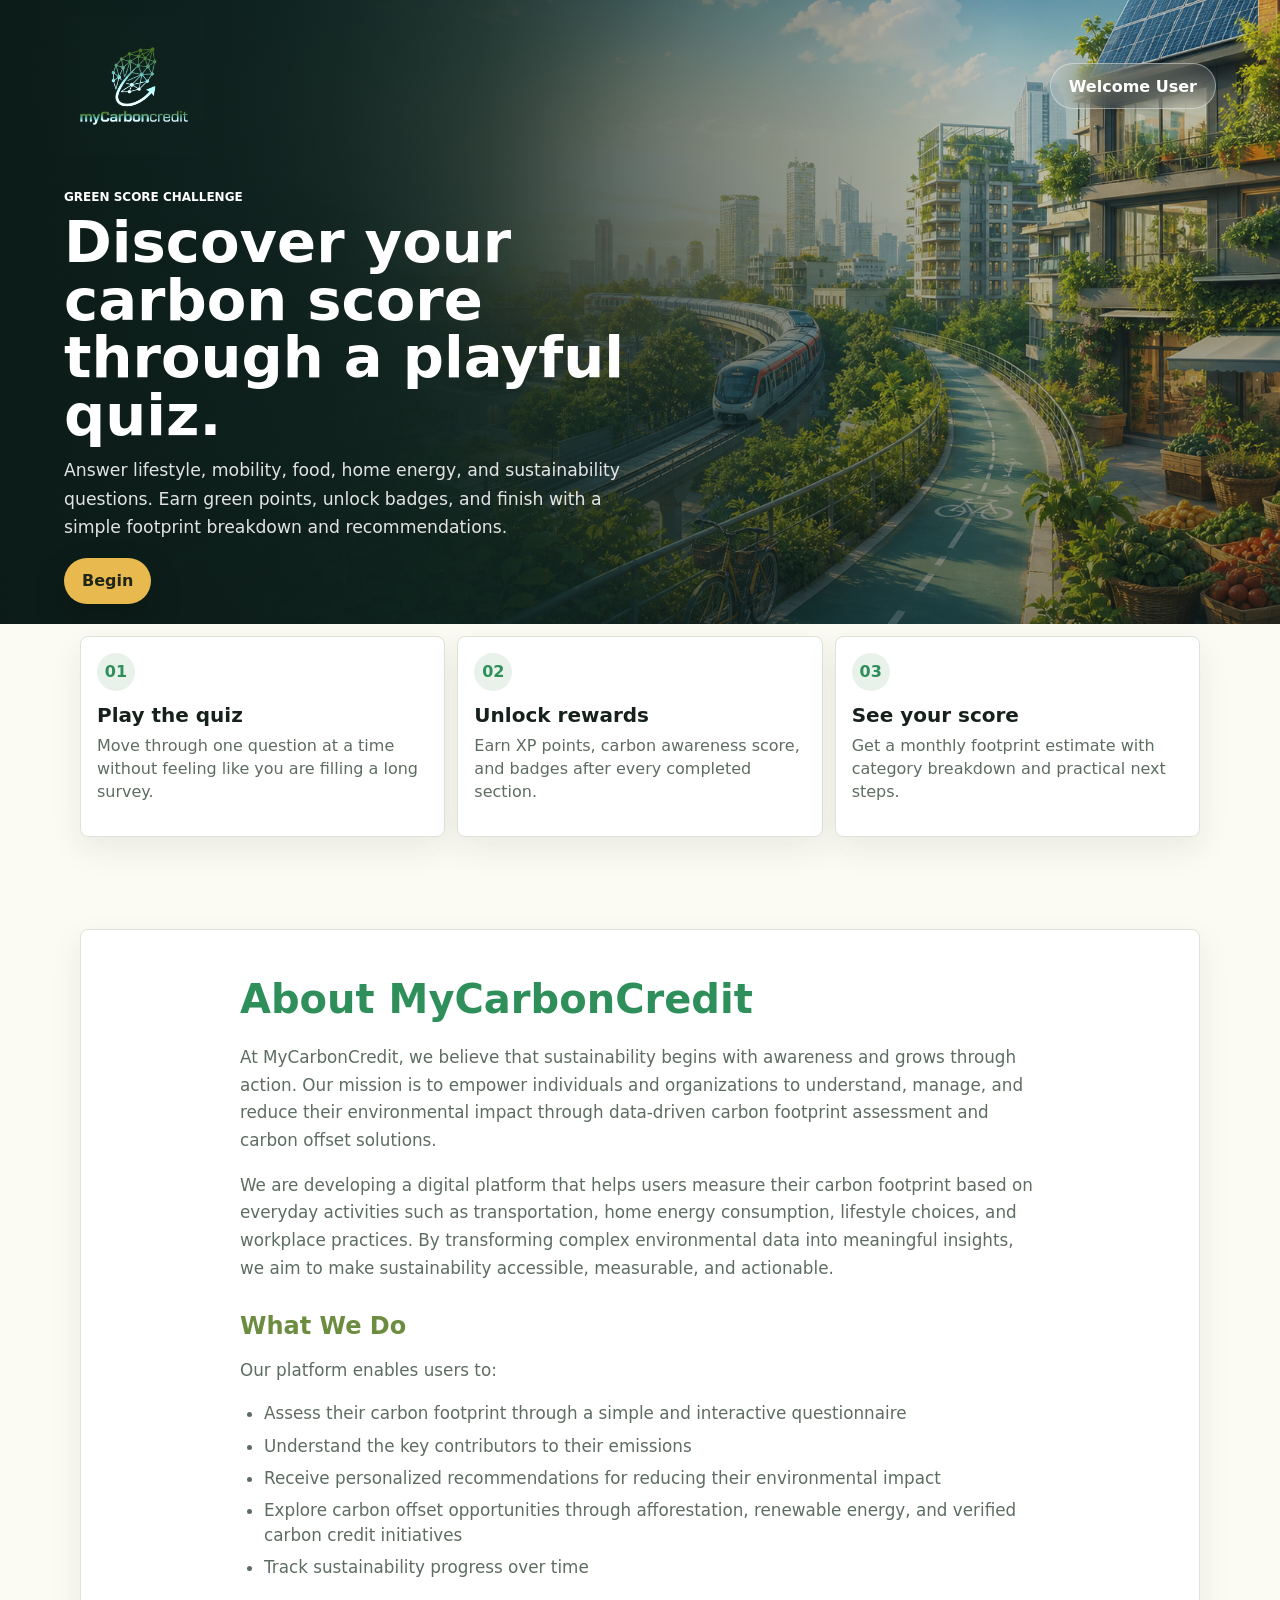
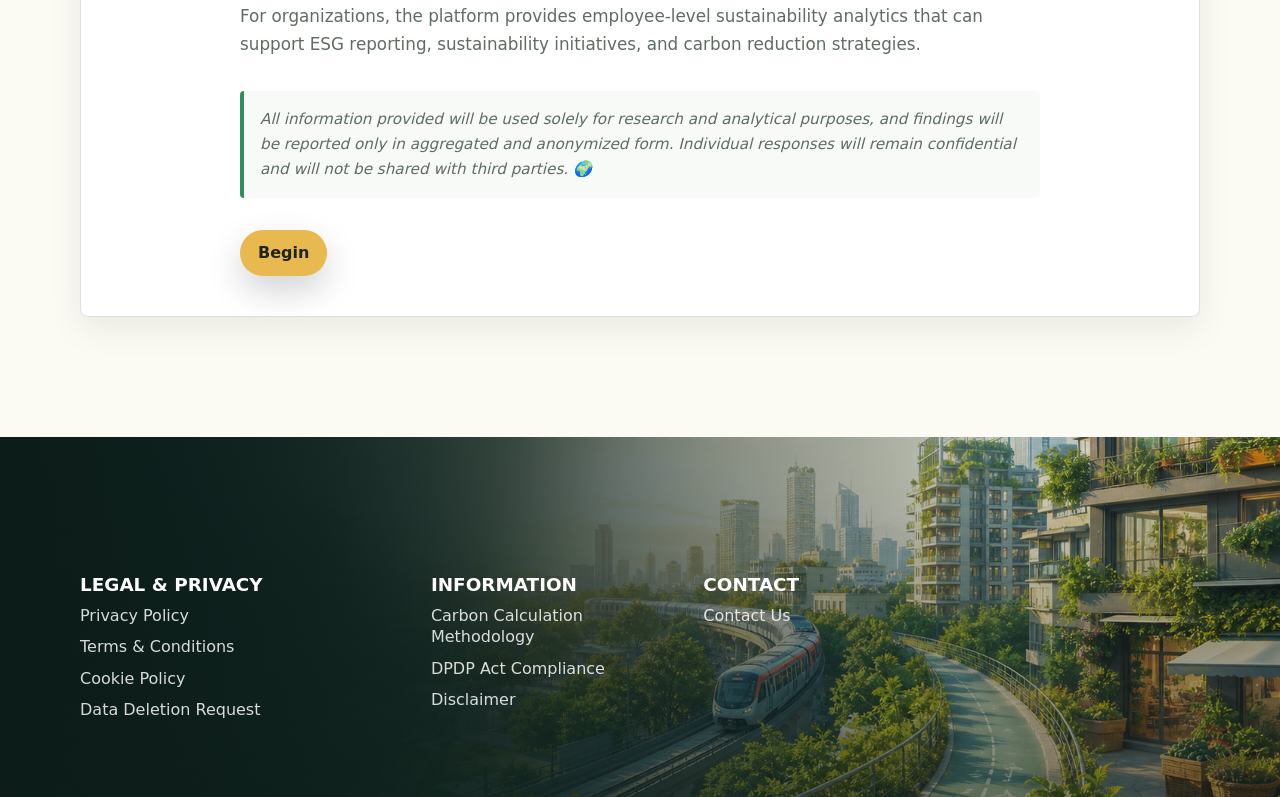
<file: index.html>
<!doctype html>
<html lang="en">

<head>
  <meta charset="UTF-8" />
  <meta name="viewport" content="width=device-width, initial-scale=1.0" />
  <title>My Carbon Credit | Green Score Quiz</title>
  <link rel="stylesheet" href="styles.css" />
</head>

<body>
  <main class="app-shell">
    <section class="hero" aria-labelledby="app-title">
      <img class="hero-image" src="assets/hero-eco-city.png"
        alt="Illustrated eco city with transit, solar rooftops, groceries, and greenery" />
      <div class="hero-overlay"></div>
      <nav class="topbar" aria-label="Primary">
        <a class="brand-mark" href="index.html" aria-label="My Carbon Credit home">
          <img class="brand-logo full-brand-logo" src="assets/Data Leaf.png" alt="My Carbon Credit" />
        </a>
        <span class="ghost-button" style="cursor: default; pointer-events: none;">Welcome User</span>
      </nav>
      <div class="hero-copy">
        <p class="eyebrow">Green Score Challenge</p>
        <h1 id="app-title">Discover your carbon score through a playful quiz.</h1>
        <p>
          Answer lifestyle, mobility, food, home energy, and sustainability questions. Earn green points,
          unlock badges, and finish with a simple footprint breakdown and recommendations.
        </p>
        <div class="hero-actions">
          <a class="primary-button" href="quiz.html" onclick="localStorage.removeItem('mccQuizState'); localStorage.removeItem('mccCurrentResponseId');">Begin</a>
        </div>
      </div>
    </section>

    <section class="landing-feature-band" aria-label="Quiz highlights">
      <article>
        <span>01</span>
        <h2>Play the quiz</h2>
        <p>Move through one question at a time without feeling like you are filling a long survey.</p>
      </article>
      <article>
        <span>02</span>
        <h2>Unlock rewards</h2>
        <p>Earn XP points, carbon awareness score, and badges after every completed section.</p>
      </article>
      <article>
        <span>03</span>
        <h2>See your score</h2>
        <p>Get a monthly footprint estimate with category breakdown and practical next steps.</p>
      </article>
    </section>

    <section class="about-section" aria-labelledby="about-title">
      <div class="about-content">
        <h2 id="about-title">About MyCarbonCredit</h2>
        <p>
          At MyCarbonCredit, we believe that sustainability begins with awareness and grows through action. Our mission
          is to empower individuals and organizations to understand, manage, and reduce their environmental impact
          through data-driven carbon footprint assessment and carbon offset solutions.
        </p>
        <p>
          We are developing a digital platform that helps users measure their carbon footprint based on everyday
          activities such as transportation, home energy consumption, lifestyle choices, and workplace practices. By
          transforming complex environmental data into meaningful insights, we aim to make sustainability accessible,
          measurable, and actionable.
        </p>

        <h3>What We Do</h3>
        <p>Our platform enables users to:</p>
        <ul>
          <li>Assess their carbon footprint through a simple and interactive questionnaire</li>
          <li>Understand the key contributors to their emissions</li>
          <li>Receive personalized recommendations for reducing their environmental impact</li>
          <li>Explore carbon offset opportunities through afforestation, renewable energy, and verified carbon credit
            initiatives</li>
          <li>Track sustainability progress over time</li>
        </ul>

        <p>
          For organizations, the platform provides employee-level sustainability analytics that can support ESG
          reporting, sustainability initiatives, and carbon reduction strategies.
        </p>
        <p class="privacy-note">
          All information provided will be used solely for research and analytical purposes, and findings will be
          reported only in aggregated and anonymized form. Individual responses will remain confidential and will not be
          shared with third parties. 🌍
        </p>
        <div class="hero-actions" style="margin-top: 32px;">
          <a class="primary-button" href="quiz.html" onclick="localStorage.removeItem('mccQuizState'); localStorage.removeItem('mccCurrentResponseId');">Begin</a>
        </div>
      </div>
    </section>
    <section class="hero footer-hero" aria-labelledby="footer-title">
      <img class="hero-image" src="assets/hero-eco-city.png"
        alt="Illustrated eco city with transit, solar rooftops, groceries, and greenery" />
      <div class="hero-overlay"></div>
      <footer class="site-footer">
        <div class="footer-container">
          <div class="footer-section">
            <h3>Legal &amp; Privacy</h3>
            <a href="priv-policy-footer.html">Privacy Policy</a>
            <a href="tnc-footer.html">Terms &amp; Conditions</a>
            <a href="cookie-policy.html">Cookie Policy</a>
            <a href="data-deletion-footer.html">Data Deletion Request</a>
          </div>

          <div class="footer-section">
            <h3>Information</h3>
            <a href="transparency-carbon-methodology.html">Carbon Calculation Methodology</a>
            <a href="dpdp-compliance-footer.html">DPDP Act Compliance</a>
            <a href="disclaimer.html">Disclaimer</a>
          </div>

          <div class="footer-section">
            <h3>Contact</h3>
            <a href="contact.html">Contact Us</a>
          </div>
        </div>
      </footer>
    </section>
  </main>
</body>

</html>
</file>
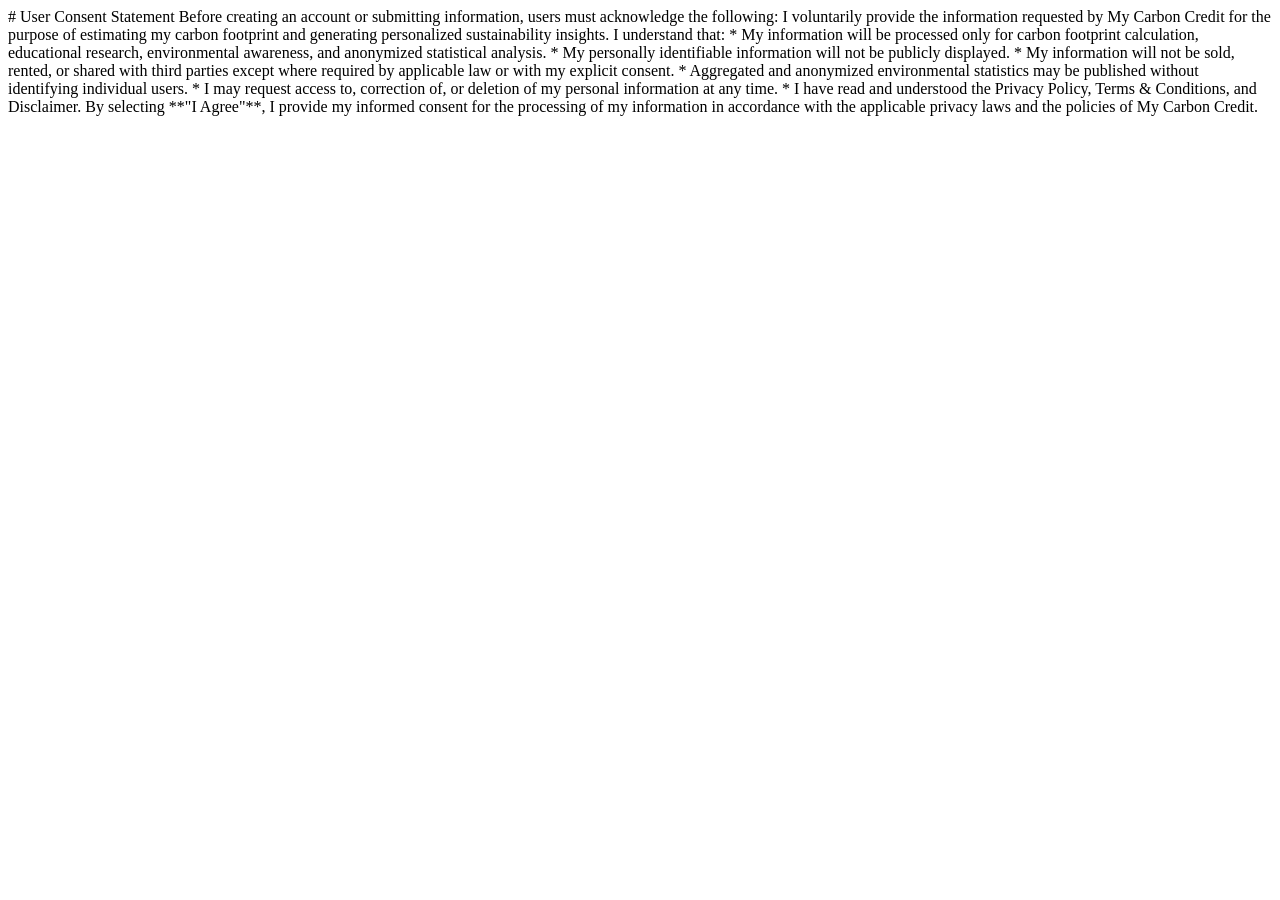
<file: consent-footer.html>
<html>
    # User Consent Statement

Before creating an account or submitting information, users must acknowledge the following:

I voluntarily provide the information requested by My Carbon Credit for the purpose of estimating my carbon footprint and generating personalized sustainability insights.

I understand that:

* My information will be processed only for carbon footprint calculation, educational research, environmental awareness, and anonymized statistical analysis.
* My personally identifiable information will not be publicly displayed.
* My information will not be sold, rented, or shared with third parties except where required by applicable law or with my explicit consent.
* Aggregated and anonymized environmental statistics may be published without identifying individual users.
* I may request access to, correction of, or deletion of my personal information at any time.
* I have read and understood the Privacy Policy, Terms & Conditions, and Disclaimer.

By selecting **"I Agree"**, I provide my informed consent for the processing of my information in accordance with the applicable privacy laws and the policies of My Carbon Credit.

</html>
</file>
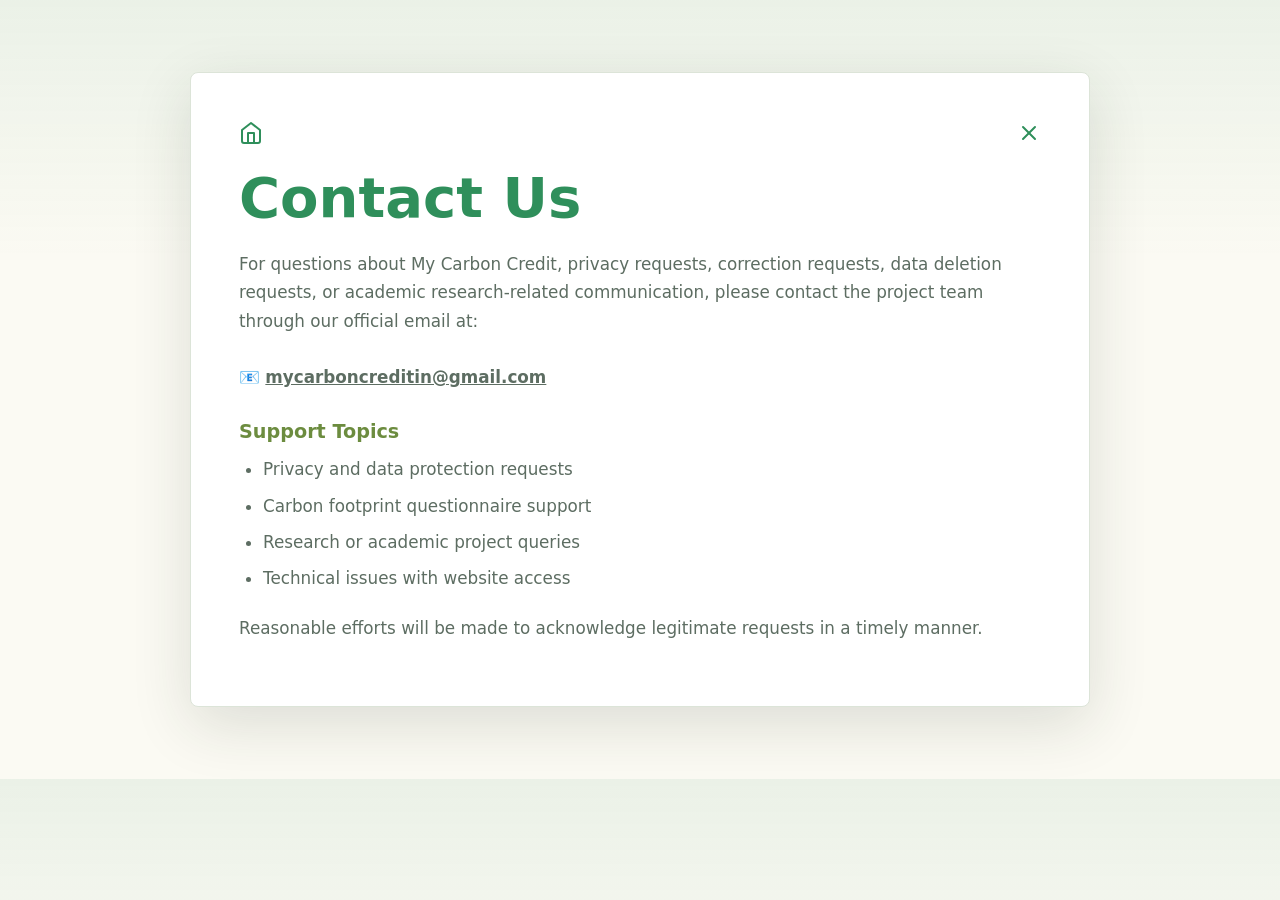
<file: contact.html>
<!DOCTYPE html>
<html lang="en">
<head>
  <meta charset="UTF-8">
  <meta name="viewport" content="width=device-width, initial-scale=1.0">
  <title>Contact Us - My Carbon Credit</title>
  <link rel="stylesheet" href="css/style.css">
</head>

<body>
  <main class="legal-page">
    <div class="nav-links">
      <a class="back-link" href="index.html" aria-label="Back to home">
        <svg xmlns="http://www.w3.org/2000/svg" width="24" height="24" viewBox="0 0 24 24" fill="none" stroke="currentColor" stroke-width="2" stroke-linecap="round" stroke-linejoin="round">
          <path d="M3 9l9-7 9 7v11a2 2 0 0 1-2 2H5a2 2 0 0 1-2-2z"></path>
          <polyline points="9 22 9 12 15 12 15 22"></polyline>
        </svg>
      </a>
      <a class="close-link" href="index.html" aria-label="Close">
        <svg xmlns="http://www.w3.org/2000/svg" width="24" height="24" viewBox="0 0 24 24" fill="none" stroke="currentColor" stroke-width="2" stroke-linecap="round" stroke-linejoin="round">
          <line x1="18" y1="6" x2="6" y2="18"></line>
          <line x1="6" y1="6" x2="18" y2="18"></line>
        </svg>
      </a>
    </div>
    <h1>Contact Us</h1>

    <p>
      For questions about My Carbon Credit, privacy requests, correction requests, data deletion requests, or academic research-related communication, please contact the project team through our official email at:<br><br>
      📧 <a href="mailto:mycarboncreditin@gmail.com" style="color: inherit; text-decoration: underline;">mycarboncreditin@gmail.com</a>
    </p>

    <h3>Support Topics</h3>
    <ul>
      <li>Privacy and data protection requests</li>
      <li>Carbon footprint questionnaire support</li>
      <li>Research or academic project queries</li>
      <li>Technical issues with website access</li>
    </ul>

    <p>Reasonable efforts will be made to acknowledge legitimate requests in a timely manner.</p>
  </main>
</body>
</html>
</file>
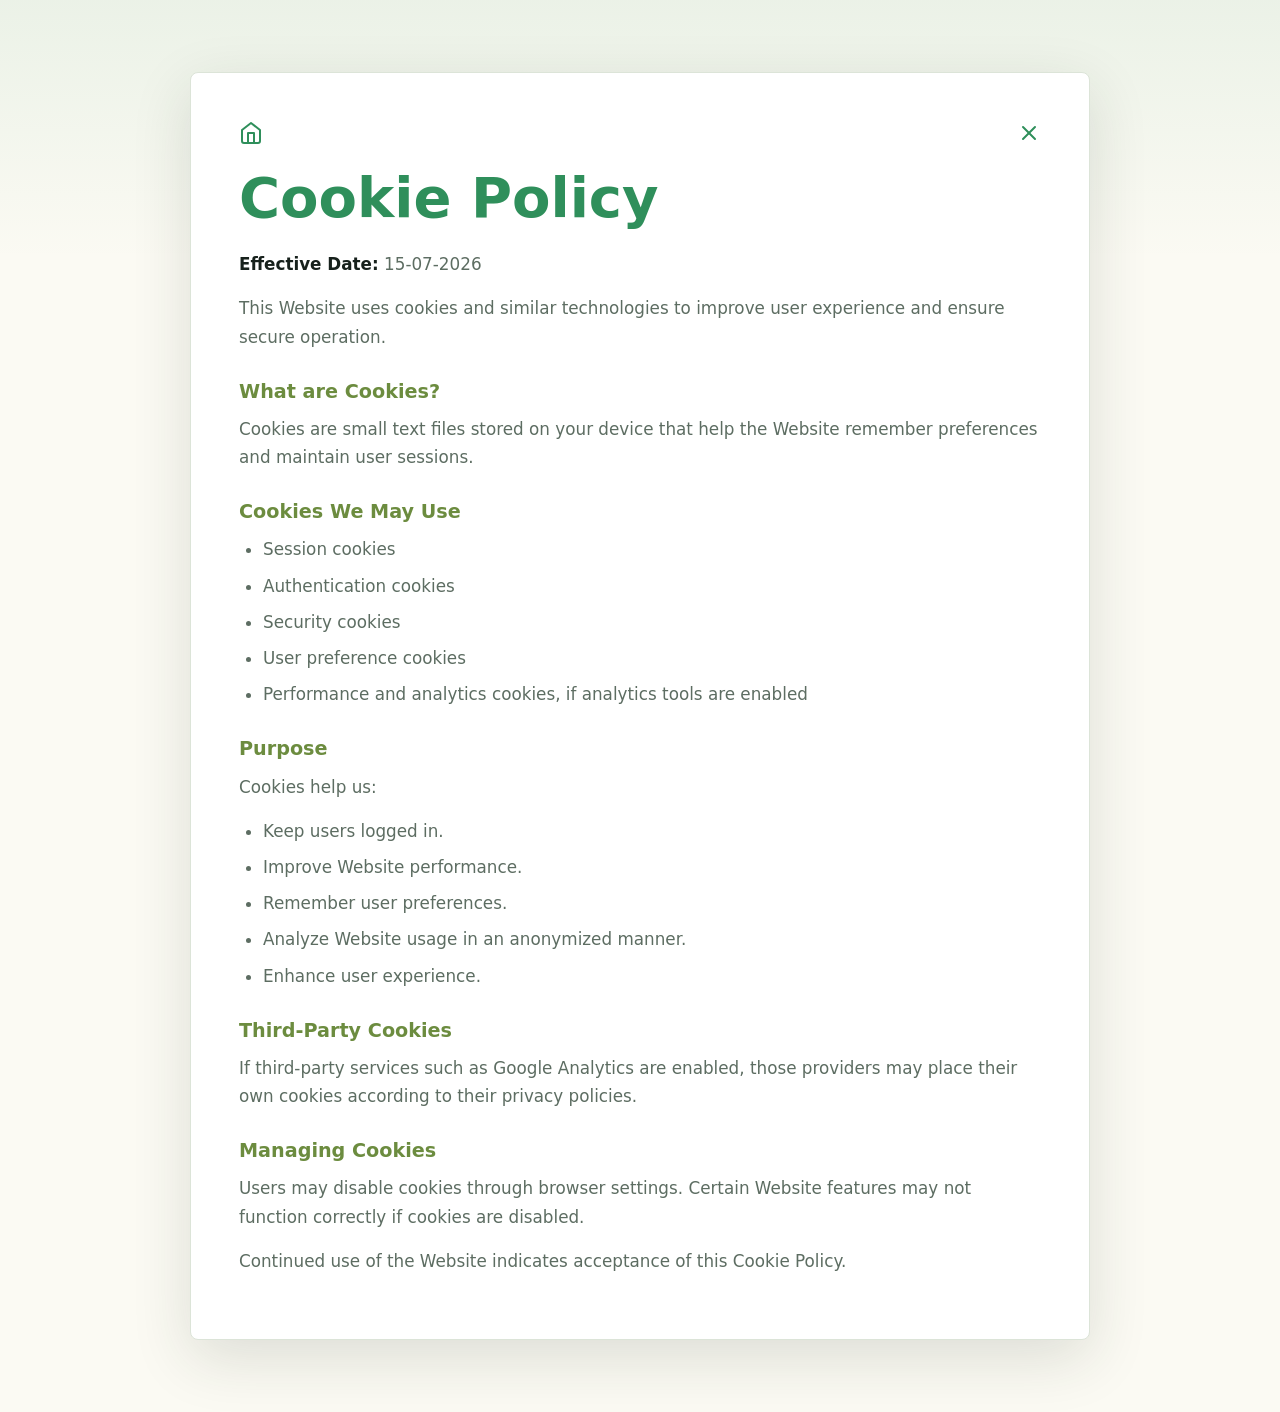
<file: cookie-policy.html>
<!DOCTYPE html>
<html lang="en">
<head>
  <meta charset="UTF-8">
  <meta name="viewport" content="width=device-width, initial-scale=1.0">
  <title>Cookie Policy - My Carbon Credit</title>
  <link rel="stylesheet" href="css/style.css">
</head>

<body>
  <main class="legal-page">
    <div class="nav-links">
      <a class="back-link" href="index.html" aria-label="Back to home">
        <svg xmlns="http://www.w3.org/2000/svg" width="24" height="24" viewBox="0 0 24 24" fill="none" stroke="currentColor" stroke-width="2" stroke-linecap="round" stroke-linejoin="round">
          <path d="M3 9l9-7 9 7v11a2 2 0 0 1-2 2H5a2 2 0 0 1-2-2z"></path>
          <polyline points="9 22 9 12 15 12 15 22"></polyline>
        </svg>
      </a>
      <a class="close-link" href="index.html" aria-label="Close">
        <svg xmlns="http://www.w3.org/2000/svg" width="24" height="24" viewBox="0 0 24 24" fill="none" stroke="currentColor" stroke-width="2" stroke-linecap="round" stroke-linejoin="round">
          <line x1="18" y1="6" x2="6" y2="18"></line>
          <line x1="6" y1="6" x2="18" y2="18"></line>
        </svg>
      </a>
    </div>
    <h1>Cookie Policy</h1>

    <p><strong>Effective Date:</strong> 15-07-2026</p>
    <p>This Website uses cookies and similar technologies to improve user experience and ensure secure operation.</p>

    <h3>What are Cookies?</h3>
    <p>Cookies are small text files stored on your device that help the Website remember preferences and maintain user sessions.</p>

    <h3>Cookies We May Use</h3>
    <ul>
      <li>Session cookies</li>
      <li>Authentication cookies</li>
      <li>Security cookies</li>
      <li>User preference cookies</li>
      <li>Performance and analytics cookies, if analytics tools are enabled</li>
    </ul>

    <h3>Purpose</h3>
    <p>Cookies help us:</p>
    <ul>
      <li>Keep users logged in.</li>
      <li>Improve Website performance.</li>
      <li>Remember user preferences.</li>
      <li>Analyze Website usage in an anonymized manner.</li>
      <li>Enhance user experience.</li>
    </ul>

    <h3>Third-Party Cookies</h3>
    <p>If third-party services such as Google Analytics are enabled, those providers may place their own cookies according to their privacy policies.</p>

    <h3>Managing Cookies</h3>
    <p>Users may disable cookies through browser settings. Certain Website features may not function correctly if cookies are disabled.</p>
    <p>Continued use of the Website indicates acceptance of this Cookie Policy.</p>
  </main>
</body>
</html>
</file>
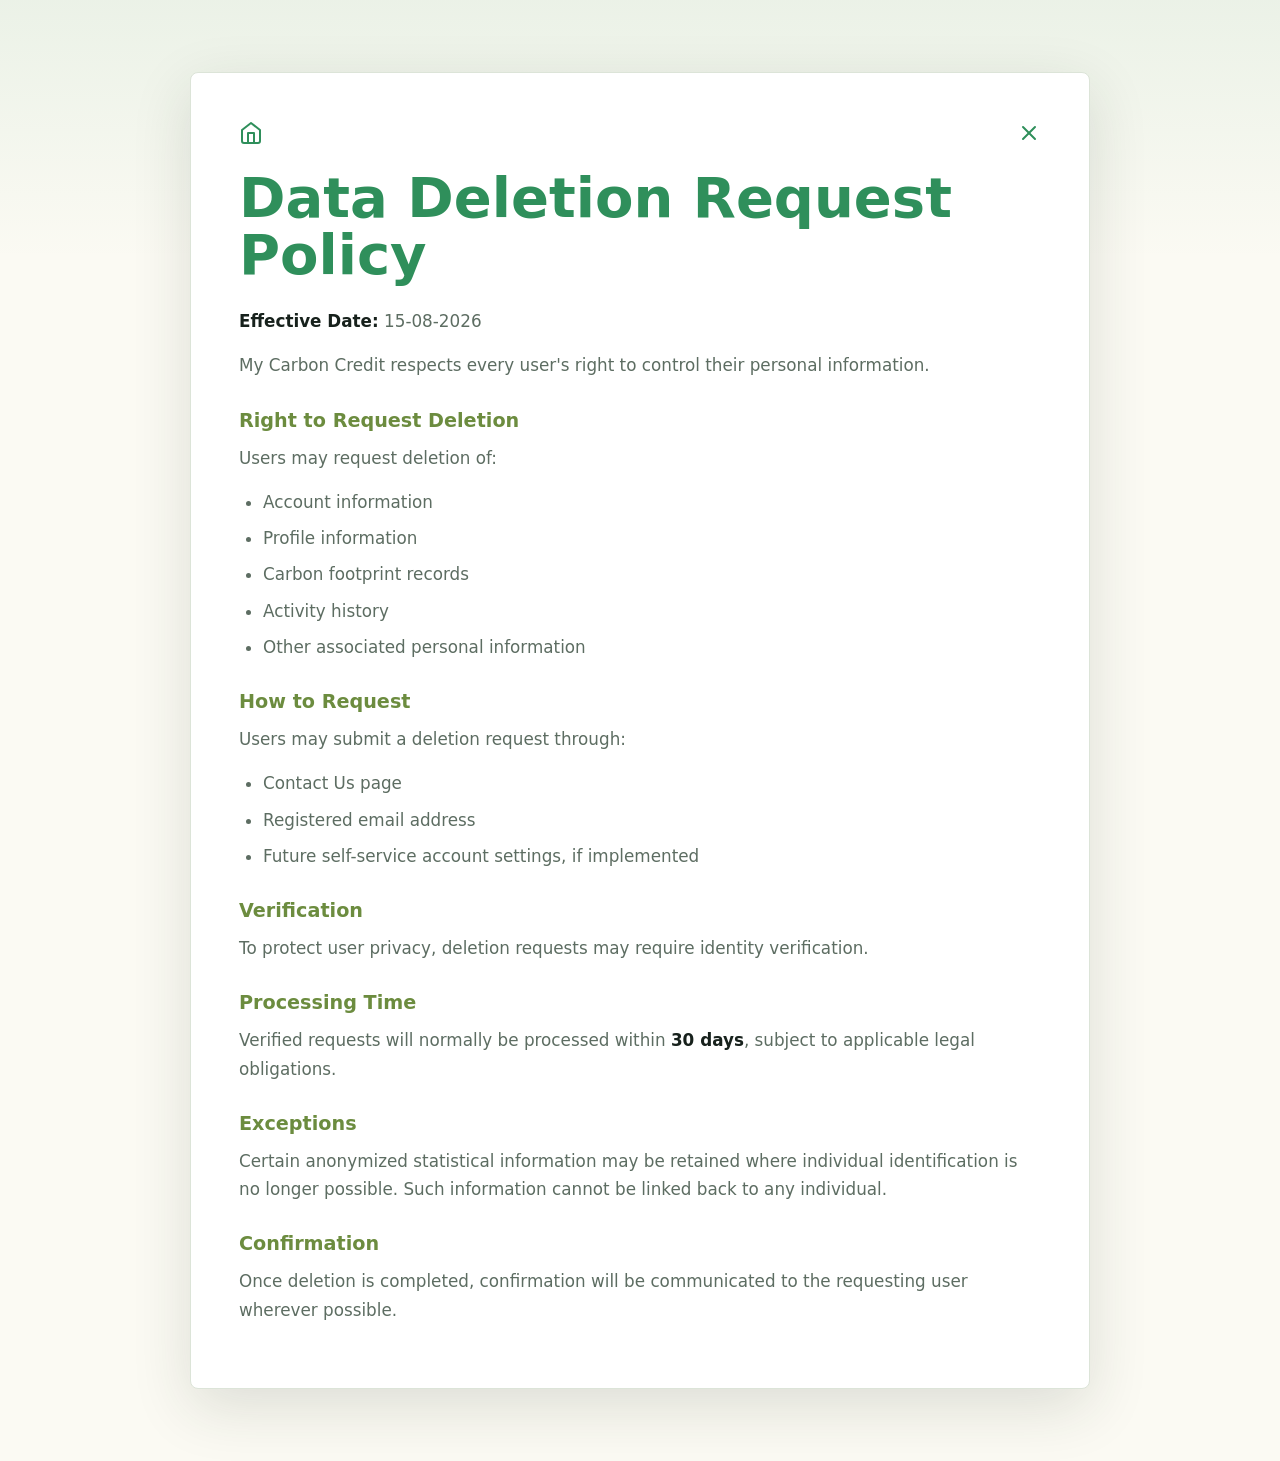
<file: data-deletion-footer.html>
<!DOCTYPE html>
<html lang="en">
<head>
  <meta charset="UTF-8">
  <meta name="viewport" content="width=device-width, initial-scale=1.0">
  <title>Data Deletion Request Policy - My Carbon Credit</title>
  <link rel="stylesheet" href="css/style.css">
</head>

<body>
  <main class="legal-page">
    <div class="nav-links">
      <a class="back-link" href="index.html" aria-label="Back to home">
        <svg xmlns="http://www.w3.org/2000/svg" width="24" height="24" viewBox="0 0 24 24" fill="none" stroke="currentColor" stroke-width="2" stroke-linecap="round" stroke-linejoin="round">
          <path d="M3 9l9-7 9 7v11a2 2 0 0 1-2 2H5a2 2 0 0 1-2-2z"></path>
          <polyline points="9 22 9 12 15 12 15 22"></polyline>
        </svg>
      </a>
      <a class="close-link" href="index.html" aria-label="Close">
        <svg xmlns="http://www.w3.org/2000/svg" width="24" height="24" viewBox="0 0 24 24" fill="none" stroke="currentColor" stroke-width="2" stroke-linecap="round" stroke-linejoin="round">
          <line x1="18" y1="6" x2="6" y2="18"></line>
          <line x1="6" y1="6" x2="18" y2="18"></line>
        </svg>
      </a>
    </div>
    <h1>Data Deletion Request Policy</h1>

    <p><strong>Effective Date:</strong> 15-08-2026</p>
    <p>My Carbon Credit respects every user's right to control their personal information.</p>

    <h3>Right to Request Deletion</h3>
    <p>Users may request deletion of:</p>
    <ul>
      <li>Account information</li>
      <li>Profile information</li>
      <li>Carbon footprint records</li>
      <li>Activity history</li>
      <li>Other associated personal information</li>
    </ul>

    <h3>How to Request</h3>
    <p>Users may submit a deletion request through:</p>
    <ul>
      <li>Contact Us page</li>
      <li>Registered email address</li>
      <li>Future self-service account settings, if implemented</li>
    </ul>

    <h3>Verification</h3>
    <p>To protect user privacy, deletion requests may require identity verification.</p>

    <h3>Processing Time</h3>
    <p>Verified requests will normally be processed within <strong>30 days</strong>, subject to applicable legal obligations.</p>

    <h3>Exceptions</h3>
    <p>Certain anonymized statistical information may be retained where individual identification is no longer possible. Such information cannot be linked back to any individual.</p>

    <h3>Confirmation</h3>
    <p>Once deletion is completed, confirmation will be communicated to the requesting user wherever possible.</p>
  </main>
</body>
</html>
</file>
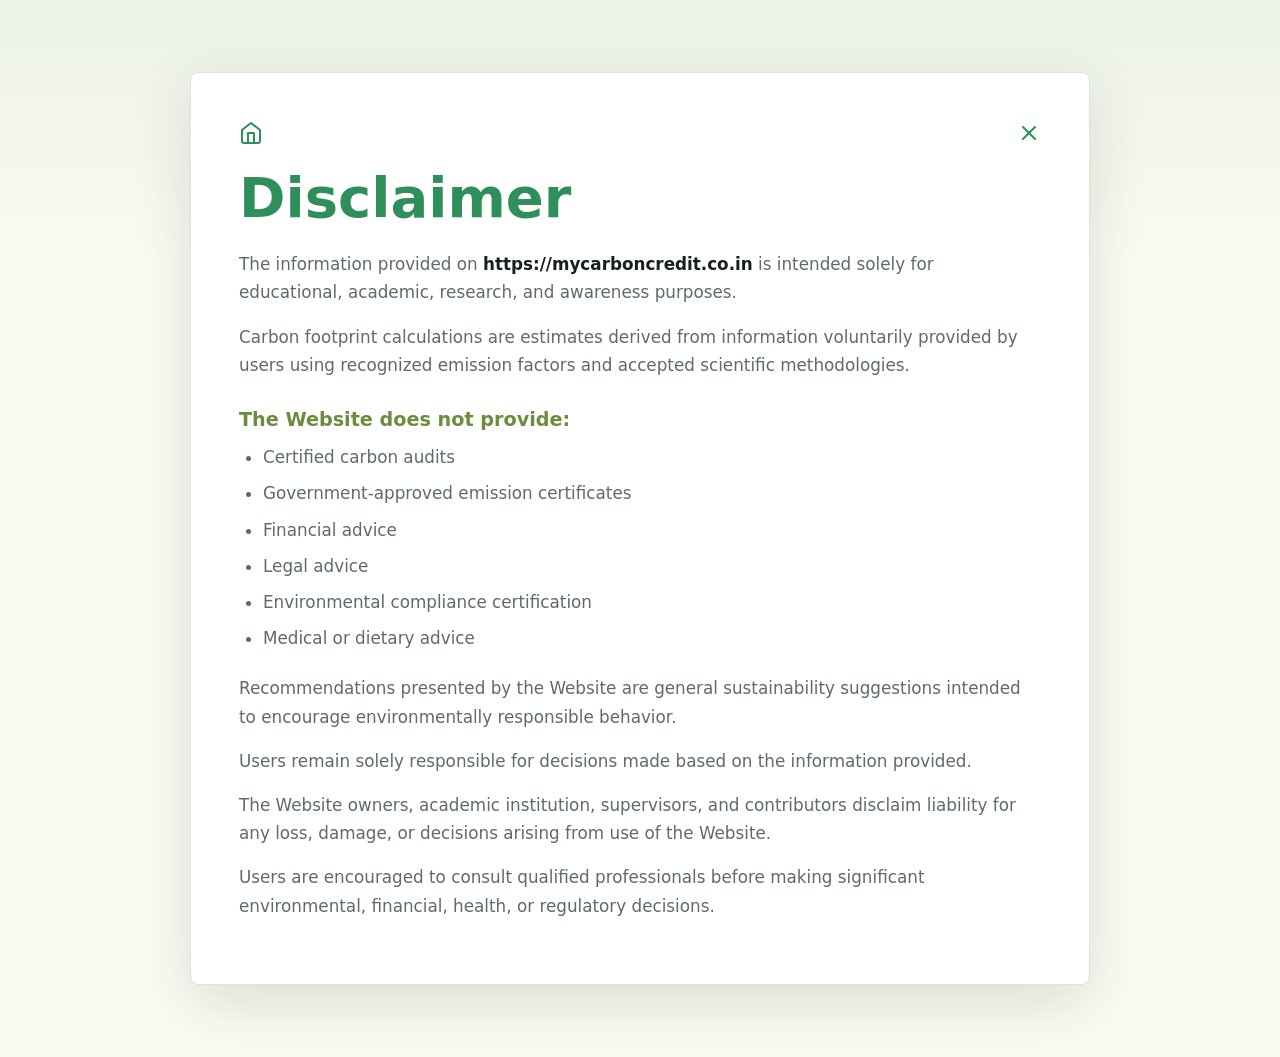
<file: disclaimer.html>
<!DOCTYPE html>
<html lang="en">
<head>
  <meta charset="UTF-8">
  <meta name="viewport" content="width=device-width, initial-scale=1.0">
  <title>Disclaimer - My Carbon Credit</title>
  <link rel="stylesheet" href="css/style.css">
</head>

<body>
  <main class="legal-page">
    <div class="nav-links">
      <a class="back-link" href="index.html" aria-label="Back to home">
        <svg xmlns="http://www.w3.org/2000/svg" width="24" height="24" viewBox="0 0 24 24" fill="none" stroke="currentColor" stroke-width="2" stroke-linecap="round" stroke-linejoin="round">
          <path d="M3 9l9-7 9 7v11a2 2 0 0 1-2 2H5a2 2 0 0 1-2-2z"></path>
          <polyline points="9 22 9 12 15 12 15 22"></polyline>
        </svg>
      </a>
      <a class="close-link" href="index.html" aria-label="Close">
        <svg xmlns="http://www.w3.org/2000/svg" width="24" height="24" viewBox="0 0 24 24" fill="none" stroke="currentColor" stroke-width="2" stroke-linecap="round" stroke-linejoin="round">
          <line x1="18" y1="6" x2="6" y2="18"></line>
          <line x1="6" y1="6" x2="18" y2="18"></line>
        </svg>
      </a>
    </div>
    <h1>Disclaimer</h1>

    <p>The information provided on <strong>https://mycarboncredit.co.in</strong> is intended solely for educational, academic, research, and awareness purposes.</p>
    <p>Carbon footprint calculations are estimates derived from information voluntarily provided by users using recognized emission factors and accepted scientific methodologies.</p>

    <h3>The Website does not provide:</h3>
    <ul>
      <li>Certified carbon audits</li>
      <li>Government-approved emission certificates</li>
      <li>Financial advice</li>
      <li>Legal advice</li>
      <li>Environmental compliance certification</li>
      <li>Medical or dietary advice</li>
    </ul>

    <p>Recommendations presented by the Website are general sustainability suggestions intended to encourage environmentally responsible behavior.</p>
    <p>Users remain solely responsible for decisions made based on the information provided.</p>
    <p>The Website owners, academic institution, supervisors, and contributors disclaim liability for any loss, damage, or decisions arising from use of the Website.</p>
    <p>Users are encouraged to consult qualified professionals before making significant environmental, financial, health, or regulatory decisions.</p>
  </main>
</body>
</html>
</file>
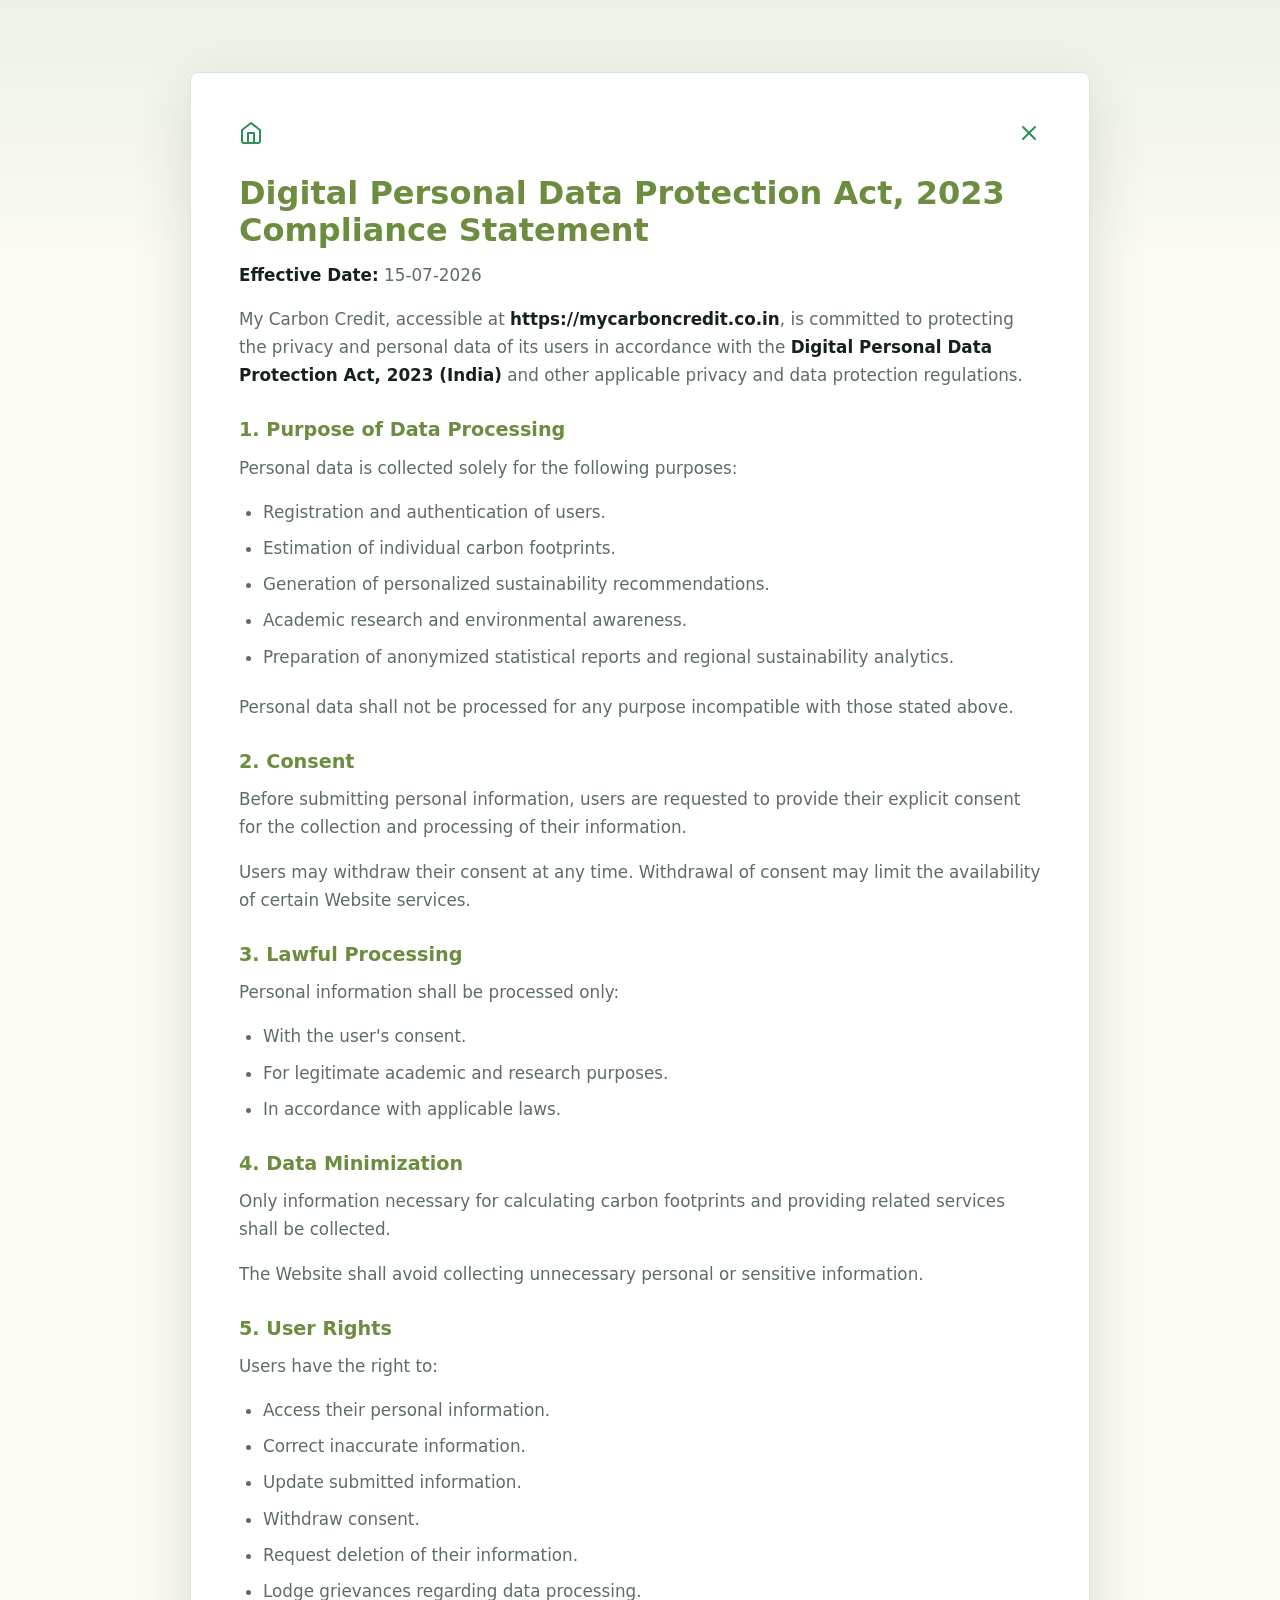
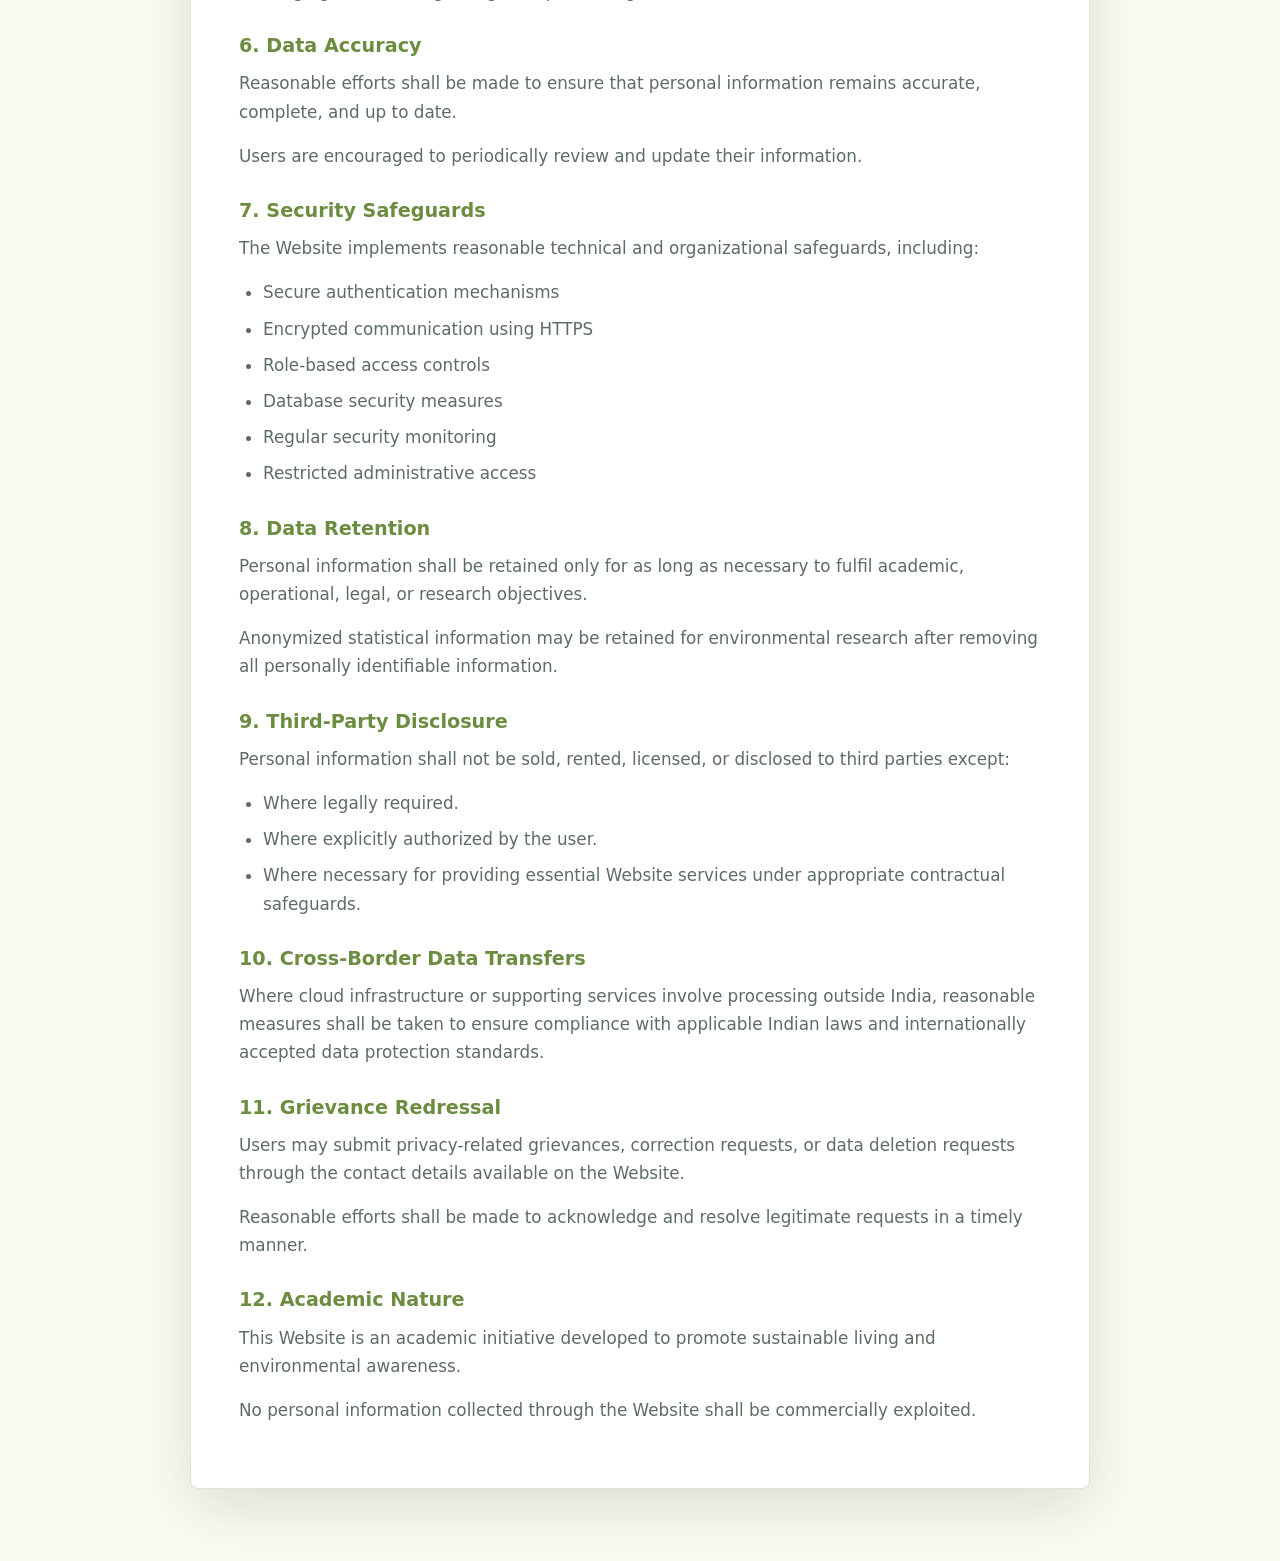
<file: dpdp-compliance-footer.html>
<!DOCTYPE html>
<html lang="en">
<head>
  <meta charset="UTF-8">
  <meta name="viewport" content="width=device-width, initial-scale=1.0">
  <title>DPDP Act Compliance - My Carbon Credit</title>
  <link rel="stylesheet" href="css/style.css">
</head>

<body>
  <main class="legal-page">
    <div class="nav-links">
      <a class="back-link" href="index.html" aria-label="Back to home">
        <svg xmlns="http://www.w3.org/2000/svg" width="24" height="24" viewBox="0 0 24 24" fill="none" stroke="currentColor" stroke-width="2" stroke-linecap="round" stroke-linejoin="round">
          <path d="M3 9l9-7 9 7v11a2 2 0 0 1-2 2H5a2 2 0 0 1-2-2z"></path>
          <polyline points="9 22 9 12 15 12 15 22"></polyline>
        </svg>
      </a>
      <a class="close-link" href="index.html" aria-label="Close">
        <svg xmlns="http://www.w3.org/2000/svg" width="24" height="24" viewBox="0 0 24 24" fill="none" stroke="currentColor" stroke-width="2" stroke-linecap="round" stroke-linejoin="round">
          <line x1="18" y1="6" x2="6" y2="18"></line>
          <line x1="6" y1="6" x2="18" y2="18"></line>
        </svg>
      </a>
    </div>
    <h2>Digital Personal Data Protection Act, 2023 Compliance Statement</h2>

    <p><strong>Effective Date:</strong> 15-07-2026</p>
    <p>
      My Carbon Credit, accessible at <strong>https://mycarboncredit.co.in</strong>, is committed to protecting the
      privacy and personal data of its users in accordance with the <strong>Digital Personal Data Protection Act, 2023
      (India)</strong> and other applicable privacy and data protection regulations.
    </p>

    <h3>1. Purpose of Data Processing</h3>
    <p>Personal data is collected solely for the following purposes:</p>
    <ul>
      <li>Registration and authentication of users.</li>
      <li>Estimation of individual carbon footprints.</li>
      <li>Generation of personalized sustainability recommendations.</li>
      <li>Academic research and environmental awareness.</li>
      <li>Preparation of anonymized statistical reports and regional sustainability analytics.</li>
    </ul>
    <p>Personal data shall not be processed for any purpose incompatible with those stated above.</p>

    <h3>2. Consent</h3>
    <p>Before submitting personal information, users are requested to provide their explicit consent for the collection and processing of their information.</p>
    <p>Users may withdraw their consent at any time. Withdrawal of consent may limit the availability of certain Website services.</p>

    <h3>3. Lawful Processing</h3>
    <p>Personal information shall be processed only:</p>
    <ul>
      <li>With the user's consent.</li>
      <li>For legitimate academic and research purposes.</li>
      <li>In accordance with applicable laws.</li>
    </ul>

    <h3>4. Data Minimization</h3>
    <p>Only information necessary for calculating carbon footprints and providing related services shall be collected.</p>
    <p>The Website shall avoid collecting unnecessary personal or sensitive information.</p>

    <h3>5. User Rights</h3>
    <p>Users have the right to:</p>
    <ul>
      <li>Access their personal information.</li>
      <li>Correct inaccurate information.</li>
      <li>Update submitted information.</li>
      <li>Withdraw consent.</li>
      <li>Request deletion of their information.</li>
      <li>Lodge grievances regarding data processing.</li>
    </ul>

    <h3>6. Data Accuracy</h3>
    <p>Reasonable efforts shall be made to ensure that personal information remains accurate, complete, and up to date.</p>
    <p>Users are encouraged to periodically review and update their information.</p>

    <h3>7. Security Safeguards</h3>
    <p>The Website implements reasonable technical and organizational safeguards, including:</p>
    <ul>
      <li>Secure authentication mechanisms</li>
      <li>Encrypted communication using HTTPS</li>
      <li>Role-based access controls</li>
      <li>Database security measures</li>
      <li>Regular security monitoring</li>
      <li>Restricted administrative access</li>
    </ul>

    <h3>8. Data Retention</h3>
    <p>Personal information shall be retained only for as long as necessary to fulfil academic, operational, legal, or research objectives.</p>
    <p>Anonymized statistical information may be retained for environmental research after removing all personally identifiable information.</p>

    <h3>9. Third-Party Disclosure</h3>
    <p>Personal information shall not be sold, rented, licensed, or disclosed to third parties except:</p>
    <ul>
      <li>Where legally required.</li>
      <li>Where explicitly authorized by the user.</li>
      <li>Where necessary for providing essential Website services under appropriate contractual safeguards.</li>
    </ul>

    <h3>10. Cross-Border Data Transfers</h3>
    <p>Where cloud infrastructure or supporting services involve processing outside India, reasonable measures shall be taken to ensure compliance with applicable Indian laws and internationally accepted data protection standards.</p>

    <h3>11. Grievance Redressal</h3>
    <p>Users may submit privacy-related grievances, correction requests, or data deletion requests through the contact details available on the Website.</p>
    <p>Reasonable efforts shall be made to acknowledge and resolve legitimate requests in a timely manner.</p>

    <h3>12. Academic Nature</h3>
    <p>This Website is an academic initiative developed to promote sustainable living and environmental awareness.</p>
    <p>No personal information collected through the Website shall be commercially exploited.</p>
  </main>
</body>
</html>
</file>
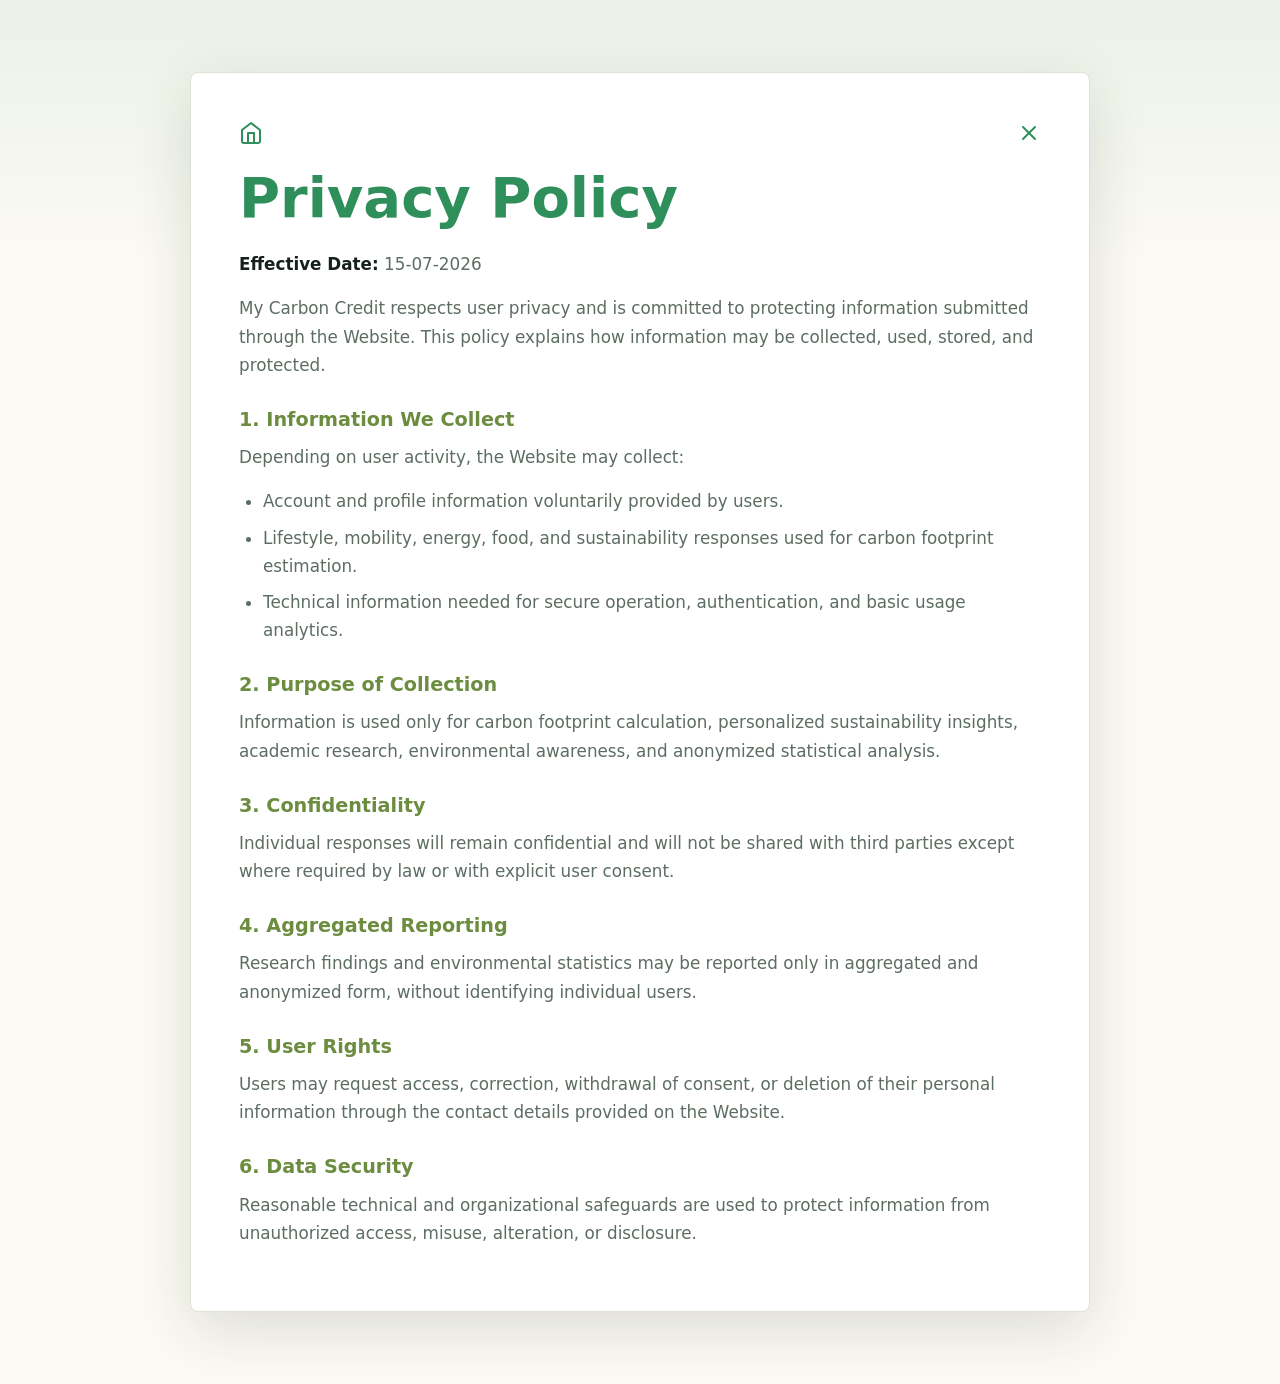
<file: priv-policy-footer.html>
<!DOCTYPE html>
<html lang="en">
<head>
  <meta charset="UTF-8">
  <meta name="viewport" content="width=device-width, initial-scale=1.0">
  <title>Privacy Policy - My Carbon Credit</title>
  <link rel="stylesheet" href="css/style.css">
</head>

<body>
  <main class="legal-page">
    <div class="nav-links">
      <a class="back-link" href="index.html" aria-label="Back to home">
        <svg xmlns="http://www.w3.org/2000/svg" width="24" height="24" viewBox="0 0 24 24" fill="none" stroke="currentColor" stroke-width="2" stroke-linecap="round" stroke-linejoin="round">
          <path d="M3 9l9-7 9 7v11a2 2 0 0 1-2 2H5a2 2 0 0 1-2-2z"></path>
          <polyline points="9 22 9 12 15 12 15 22"></polyline>
        </svg>
      </a>
      <a class="close-link" href="index.html" aria-label="Close">
        <svg xmlns="http://www.w3.org/2000/svg" width="24" height="24" viewBox="0 0 24 24" fill="none" stroke="currentColor" stroke-width="2" stroke-linecap="round" stroke-linejoin="round">
          <line x1="18" y1="6" x2="6" y2="18"></line>
          <line x1="6" y1="6" x2="18" y2="18"></line>
        </svg>
      </a>
    </div>
    <h1>Privacy Policy</h1>

    <p><strong>Effective Date:</strong> 15-07-2026</p>
    <p>
      My Carbon Credit respects user privacy and is committed to protecting information submitted through the Website.
      This policy explains how information may be collected, used, stored, and protected.
    </p>

    <h3>1. Information We Collect</h3>
    <p>Depending on user activity, the Website may collect:</p>
    <ul>
      <li>Account and profile information voluntarily provided by users.</li>
      <li>Lifestyle, mobility, energy, food, and sustainability responses used for carbon footprint estimation.</li>
      <li>Technical information needed for secure operation, authentication, and basic usage analytics.</li>
    </ul>

    <h3>2. Purpose of Collection</h3>
    <p>Information is used only for carbon footprint calculation, personalized sustainability insights, academic research, environmental awareness, and anonymized statistical analysis.</p>

    <h3>3. Confidentiality</h3>
    <p>Individual responses will remain confidential and will not be shared with third parties except where required by law or with explicit user consent.</p>

    <h3>4. Aggregated Reporting</h3>
    <p>Research findings and environmental statistics may be reported only in aggregated and anonymized form, without identifying individual users.</p>

    <h3>5. User Rights</h3>
    <p>Users may request access, correction, withdrawal of consent, or deletion of their personal information through the contact details provided on the Website.</p>

    <h3>6. Data Security</h3>
    <p>Reasonable technical and organizational safeguards are used to protect information from unauthorized access, misuse, alteration, or disclosure.</p>
  </main>
</body>
</html>
</file>
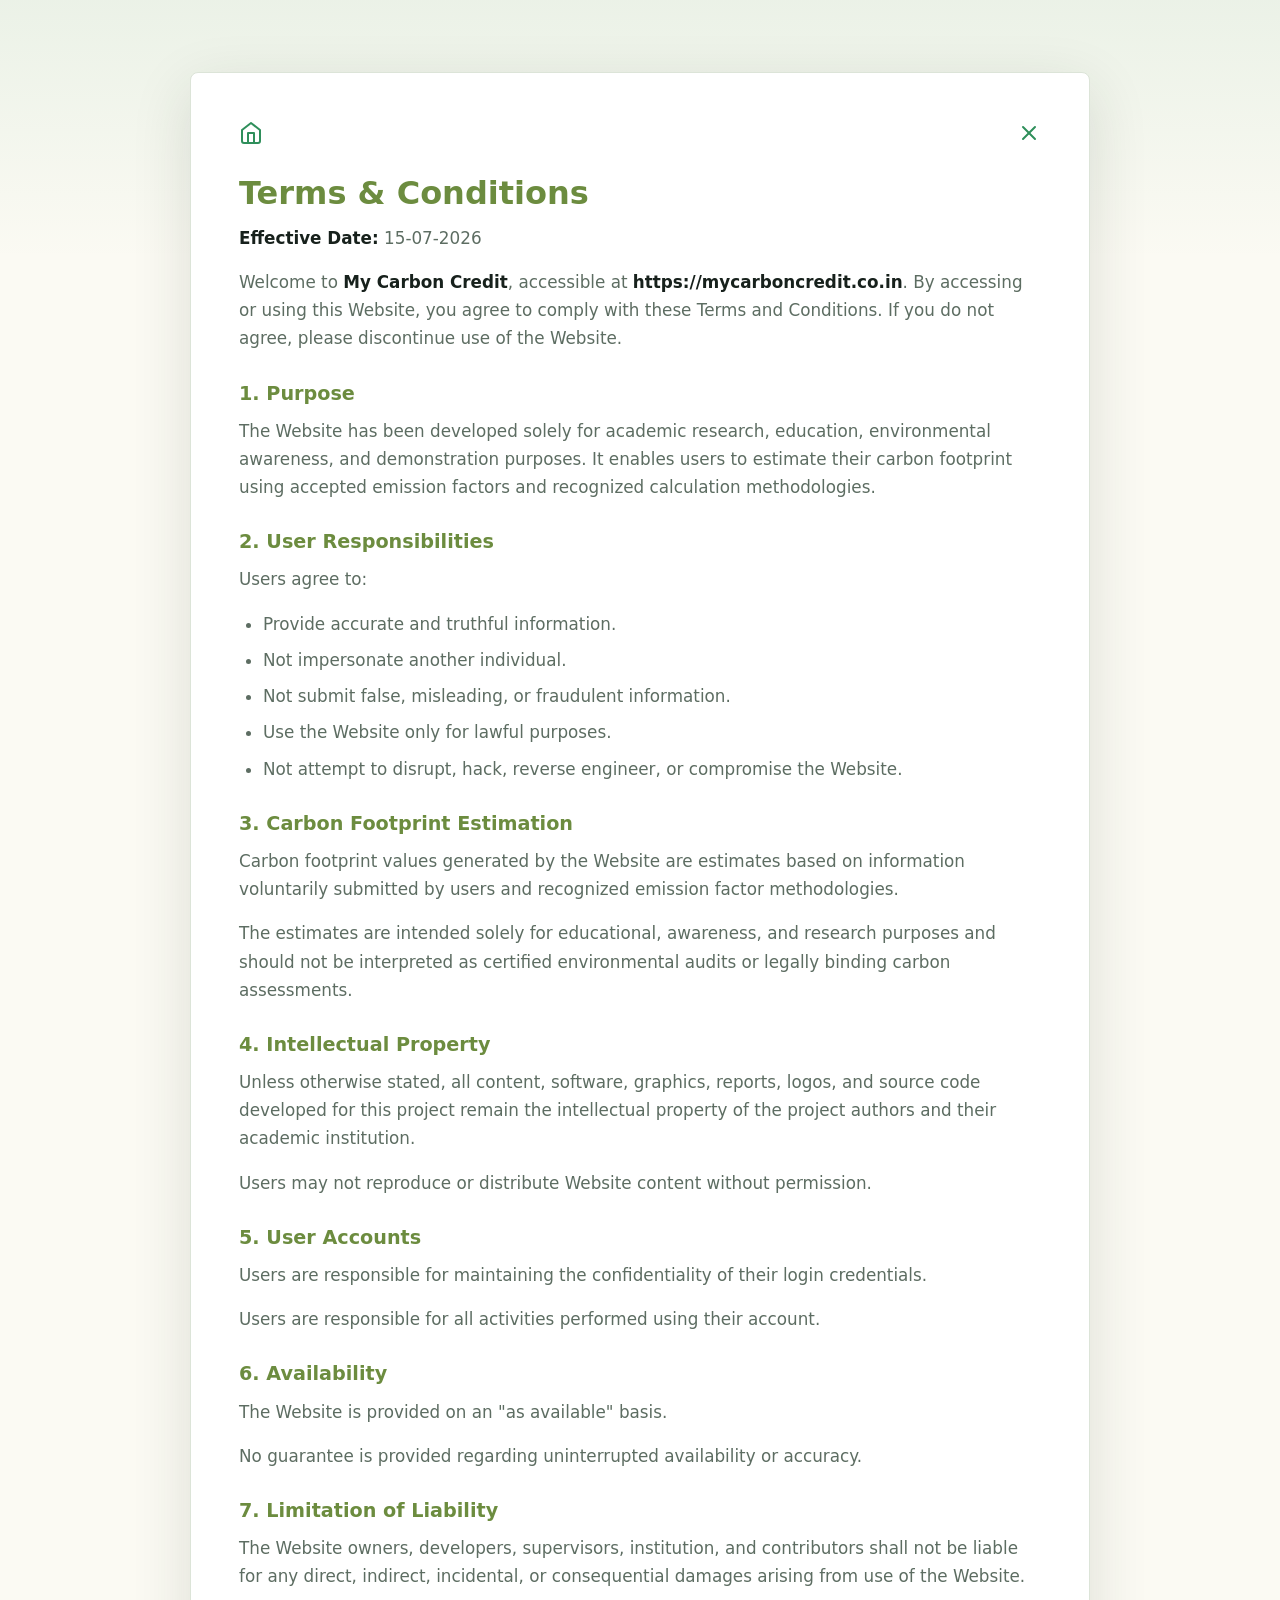
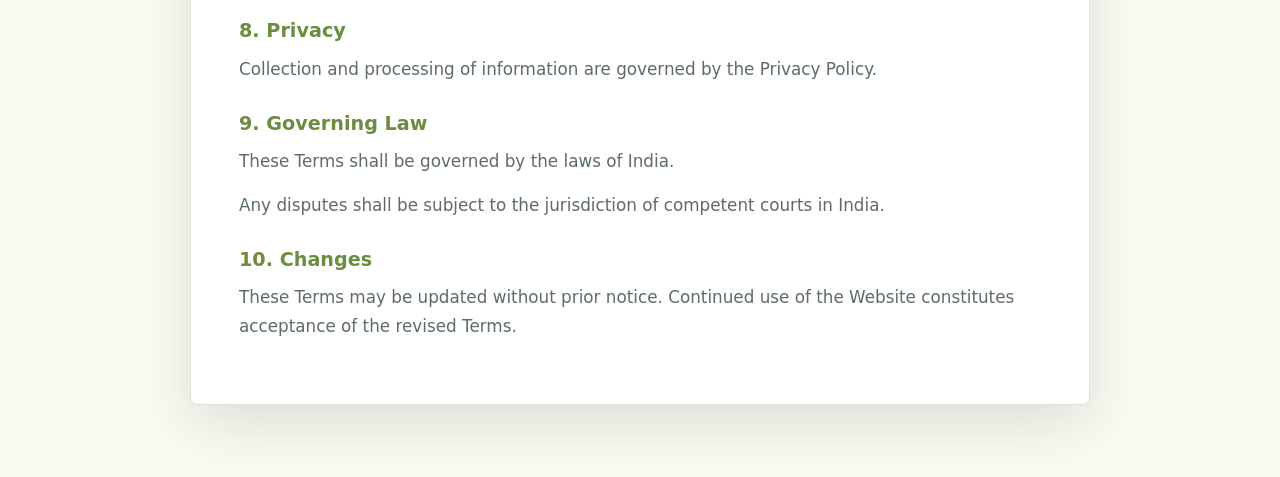
<file: tnc-footer.html>
<!DOCTYPE html>
<html lang="en">
<head>
  <meta charset="UTF-8">
  <meta name="viewport" content="width=device-width, initial-scale=1.0">
  <title>Terms &amp; Conditions - My Carbon Credit</title>
  <link rel="stylesheet" href="css/style.css">
</head>

<body>
  <main class="legal-page">
    <div class="nav-links">
      <a class="back-link" href="index.html" aria-label="Back to home">
        <svg xmlns="http://www.w3.org/2000/svg" width="24" height="24" viewBox="0 0 24 24" fill="none" stroke="currentColor" stroke-width="2" stroke-linecap="round" stroke-linejoin="round">
          <path d="M3 9l9-7 9 7v11a2 2 0 0 1-2 2H5a2 2 0 0 1-2-2z"></path>
          <polyline points="9 22 9 12 15 12 15 22"></polyline>
        </svg>
      </a>
      <a class="close-link" href="index.html" aria-label="Close">
        <svg xmlns="http://www.w3.org/2000/svg" width="24" height="24" viewBox="0 0 24 24" fill="none" stroke="currentColor" stroke-width="2" stroke-linecap="round" stroke-linejoin="round">
          <line x1="18" y1="6" x2="6" y2="18"></line>
          <line x1="6" y1="6" x2="18" y2="18"></line>
        </svg>
      </a>
    </div>
    <h2>Terms &amp; Conditions</h2>

    <p><strong>Effective Date:</strong> 15-07-2026</p>
    <p>
      Welcome to <strong>My Carbon Credit</strong>, accessible at <strong>https://mycarboncredit.co.in</strong>.
      By accessing or using this Website, you agree to comply with these Terms and Conditions. If you do not agree,
      please discontinue use of the Website.
    </p>

    <h3>1. Purpose</h3>
    <p>
      The Website has been developed solely for academic research, education, environmental awareness, and demonstration
      purposes. It enables users to estimate their carbon footprint using accepted emission factors and recognized
      calculation methodologies.
    </p>

    <h3>2. User Responsibilities</h3>
    <p>Users agree to:</p>
    <ul>
      <li>Provide accurate and truthful information.</li>
      <li>Not impersonate another individual.</li>
      <li>Not submit false, misleading, or fraudulent information.</li>
      <li>Use the Website only for lawful purposes.</li>
      <li>Not attempt to disrupt, hack, reverse engineer, or compromise the Website.</li>
    </ul>

    <h3>3. Carbon Footprint Estimation</h3>
    <p>
      Carbon footprint values generated by the Website are estimates based on information voluntarily submitted by users
      and recognized emission factor methodologies.
    </p>
    <p>
      The estimates are intended solely for educational, awareness, and research purposes and should not be interpreted
      as certified environmental audits or legally binding carbon assessments.
    </p>

    <h3>4. Intellectual Property</h3>
    <p>
      Unless otherwise stated, all content, software, graphics, reports, logos, and source code developed for this
      project remain the intellectual property of the project authors and their academic institution.
    </p>
    <p>Users may not reproduce or distribute Website content without permission.</p>

    <h3>5. User Accounts</h3>
    <p>Users are responsible for maintaining the confidentiality of their login credentials.</p>
    <p>Users are responsible for all activities performed using their account.</p>

    <h3>6. Availability</h3>
    <p>The Website is provided on an "as available" basis.</p>
    <p>No guarantee is provided regarding uninterrupted availability or accuracy.</p>

    <h3>7. Limitation of Liability</h3>
    <p>
      The Website owners, developers, supervisors, institution, and contributors shall not be liable for any direct,
      indirect, incidental, or consequential damages arising from use of the Website.
    </p>

    <h3>8. Privacy</h3>
    <p>Collection and processing of information are governed by the Privacy Policy.</p>

    <h3>9. Governing Law</h3>
    <p>These Terms shall be governed by the laws of India.</p>
    <p>Any disputes shall be subject to the jurisdiction of competent courts in India.</p>

    <h3>10. Changes</h3>
    <p>These Terms may be updated without prior notice. Continued use of the Website constitutes acceptance of the revised Terms.</p>
  </main>
</body>
</html>
</file>
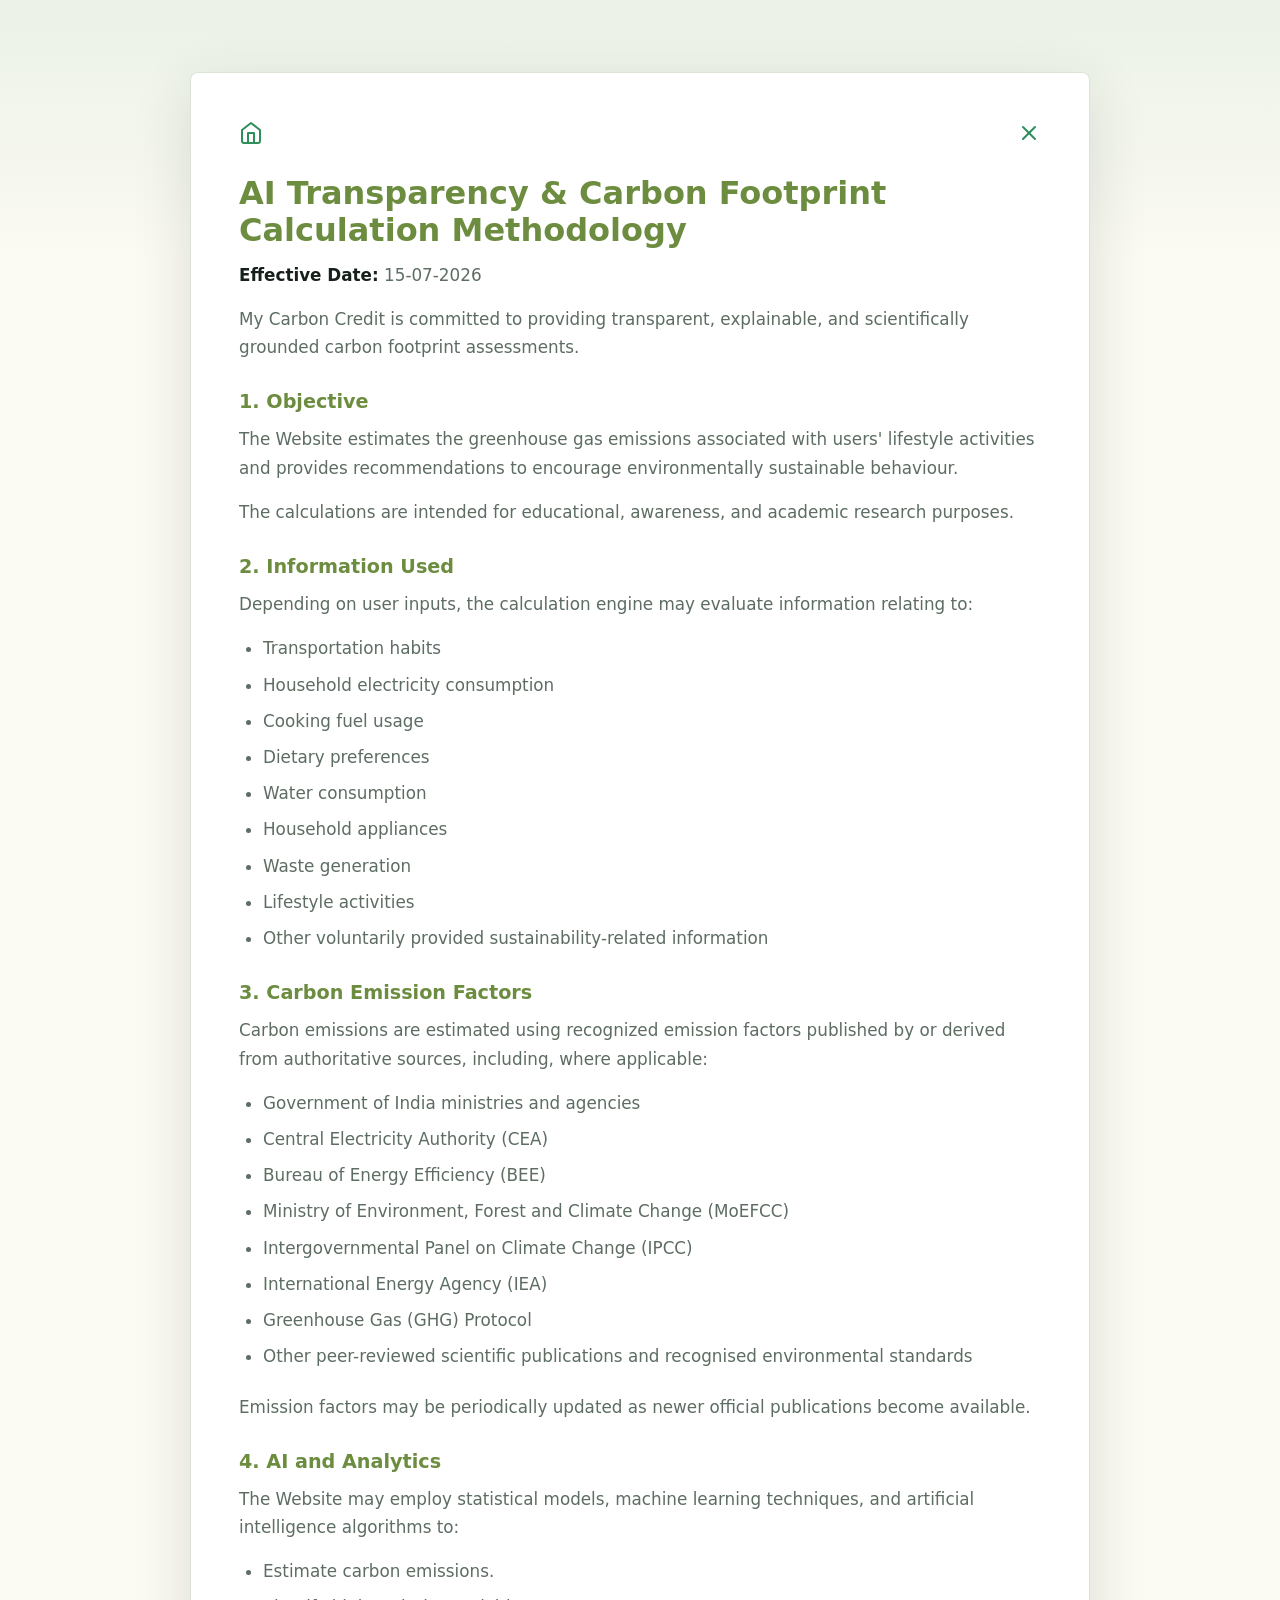
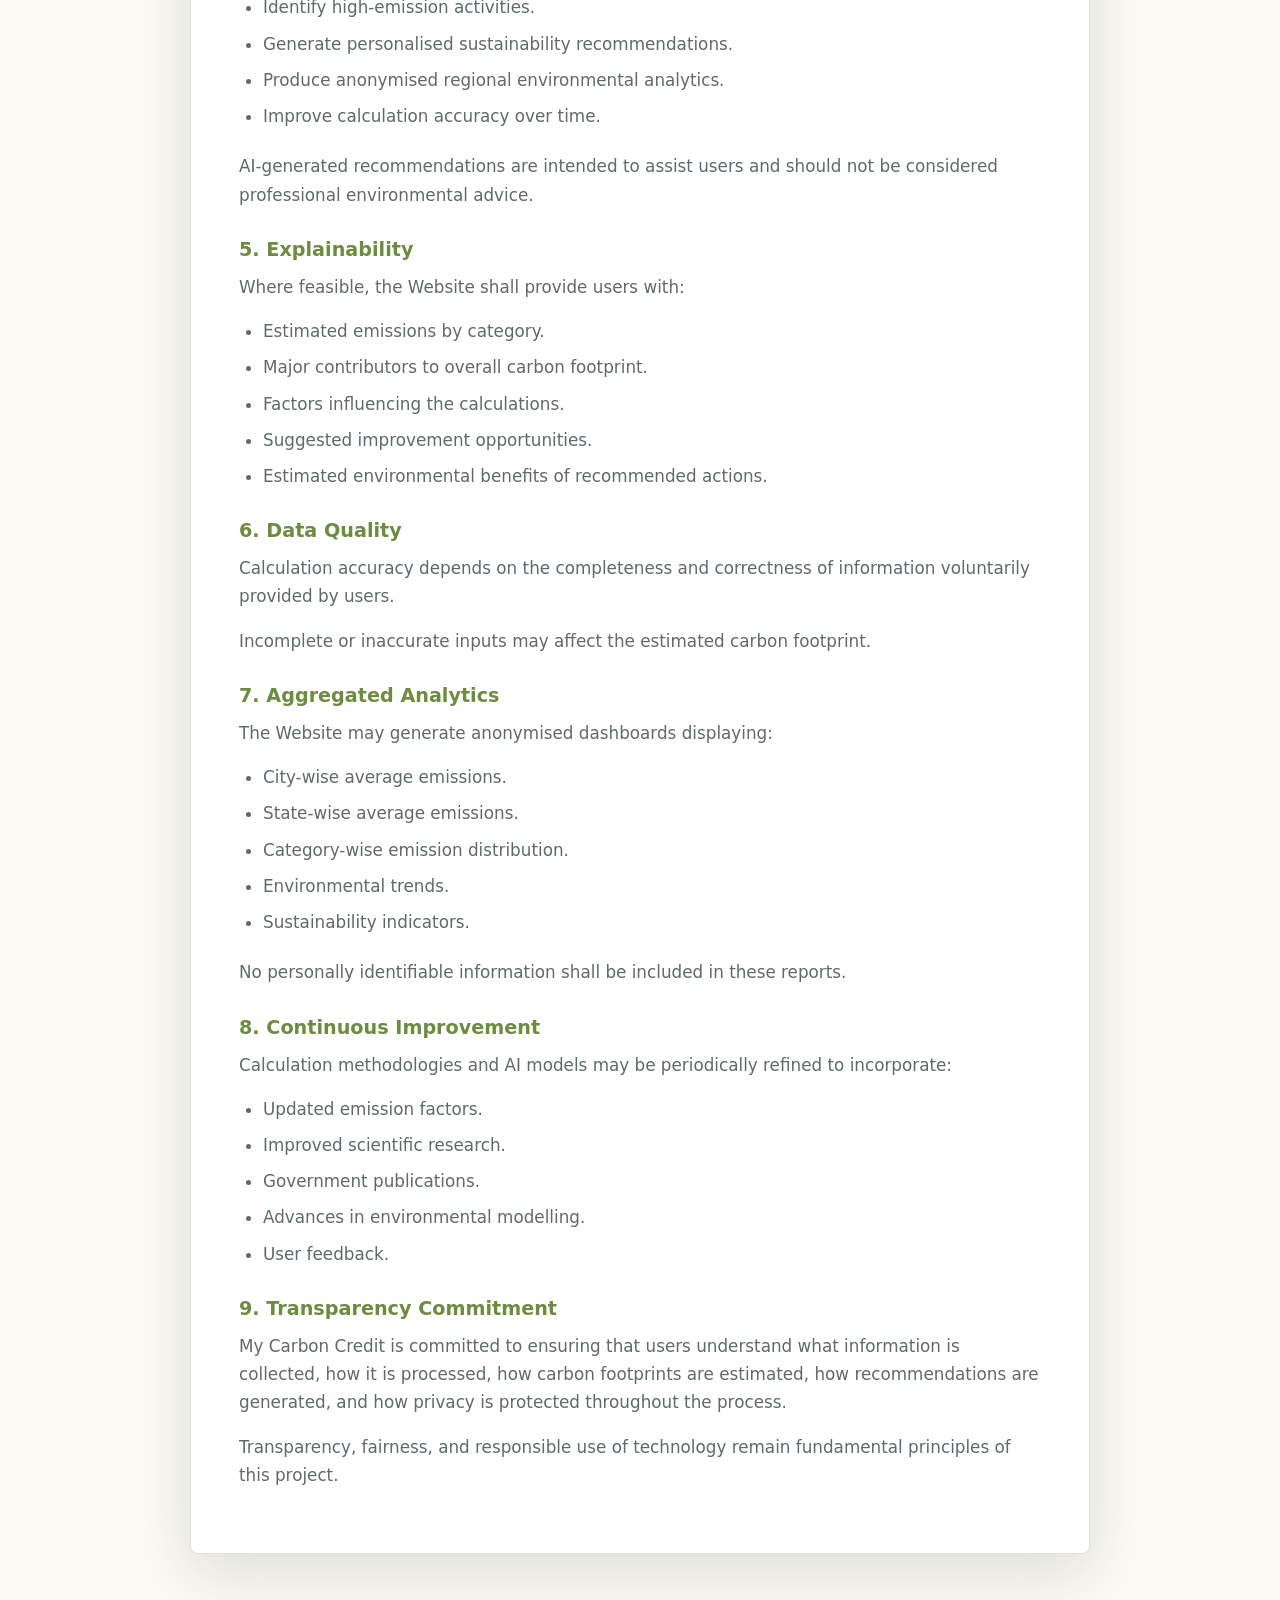
<file: transparency-carbon-methodology.html>
<!DOCTYPE html>
<html lang="en">
<head>
  <meta charset="UTF-8">
  <meta name="viewport" content="width=device-width, initial-scale=1.0">
  <title>Carbon Calculation Methodology - My Carbon Credit</title>
  <link rel="stylesheet" href="css/style.css">
</head>

<body>
  <main class="legal-page">
    <div class="nav-links">
      <a class="back-link" href="index.html" aria-label="Back to home">
        <svg xmlns="http://www.w3.org/2000/svg" width="24" height="24" viewBox="0 0 24 24" fill="none" stroke="currentColor" stroke-width="2" stroke-linecap="round" stroke-linejoin="round">
          <path d="M3 9l9-7 9 7v11a2 2 0 0 1-2 2H5a2 2 0 0 1-2-2z"></path>
          <polyline points="9 22 9 12 15 12 15 22"></polyline>
        </svg>
      </a>
      <a class="close-link" href="index.html" aria-label="Close">
        <svg xmlns="http://www.w3.org/2000/svg" width="24" height="24" viewBox="0 0 24 24" fill="none" stroke="currentColor" stroke-width="2" stroke-linecap="round" stroke-linejoin="round">
          <line x1="18" y1="6" x2="6" y2="18"></line>
          <line x1="6" y1="6" x2="18" y2="18"></line>
        </svg>
      </a>
    </div>
    <h2>AI Transparency &amp; Carbon Footprint Calculation Methodology</h2>

    <p><strong>Effective Date:</strong> 15-07-2026</p>
    <p>My Carbon Credit is committed to providing transparent, explainable, and scientifically grounded carbon footprint assessments.</p>

    <h3>1. Objective</h3>
    <p>The Website estimates the greenhouse gas emissions associated with users' lifestyle activities and provides recommendations to encourage environmentally sustainable behaviour.</p>
    <p>The calculations are intended for educational, awareness, and academic research purposes.</p>

    <h3>2. Information Used</h3>
    <p>Depending on user inputs, the calculation engine may evaluate information relating to:</p>
    <ul>
      <li>Transportation habits</li>
      <li>Household electricity consumption</li>
      <li>Cooking fuel usage</li>
      <li>Dietary preferences</li>
      <li>Water consumption</li>
      <li>Household appliances</li>
      <li>Waste generation</li>
      <li>Lifestyle activities</li>
      <li>Other voluntarily provided sustainability-related information</li>
    </ul>

    <h3>3. Carbon Emission Factors</h3>
    <p>Carbon emissions are estimated using recognized emission factors published by or derived from authoritative sources, including, where applicable:</p>
    <ul>
      <li>Government of India ministries and agencies</li>
      <li>Central Electricity Authority (CEA)</li>
      <li>Bureau of Energy Efficiency (BEE)</li>
      <li>Ministry of Environment, Forest and Climate Change (MoEFCC)</li>
      <li>Intergovernmental Panel on Climate Change (IPCC)</li>
      <li>International Energy Agency (IEA)</li>
      <li>Greenhouse Gas (GHG) Protocol</li>
      <li>Other peer-reviewed scientific publications and recognised environmental standards</li>
    </ul>
    <p>Emission factors may be periodically updated as newer official publications become available.</p>

    <h3>4. AI and Analytics</h3>
    <p>The Website may employ statistical models, machine learning techniques, and artificial intelligence algorithms to:</p>
    <ul>
      <li>Estimate carbon emissions.</li>
      <li>Identify high-emission activities.</li>
      <li>Generate personalised sustainability recommendations.</li>
      <li>Produce anonymised regional environmental analytics.</li>
      <li>Improve calculation accuracy over time.</li>
    </ul>
    <p>AI-generated recommendations are intended to assist users and should not be considered professional environmental advice.</p>

    <h3>5. Explainability</h3>
    <p>Where feasible, the Website shall provide users with:</p>
    <ul>
      <li>Estimated emissions by category.</li>
      <li>Major contributors to overall carbon footprint.</li>
      <li>Factors influencing the calculations.</li>
      <li>Suggested improvement opportunities.</li>
      <li>Estimated environmental benefits of recommended actions.</li>
    </ul>

    <h3>6. Data Quality</h3>
    <p>Calculation accuracy depends on the completeness and correctness of information voluntarily provided by users.</p>
    <p>Incomplete or inaccurate inputs may affect the estimated carbon footprint.</p>

    <h3>7. Aggregated Analytics</h3>
    <p>The Website may generate anonymised dashboards displaying:</p>
    <ul>
      <li>City-wise average emissions.</li>
      <li>State-wise average emissions.</li>
      <li>Category-wise emission distribution.</li>
      <li>Environmental trends.</li>
      <li>Sustainability indicators.</li>
    </ul>
    <p>No personally identifiable information shall be included in these reports.</p>

    <h3>8. Continuous Improvement</h3>
    <p>Calculation methodologies and AI models may be periodically refined to incorporate:</p>
    <ul>
      <li>Updated emission factors.</li>
      <li>Improved scientific research.</li>
      <li>Government publications.</li>
      <li>Advances in environmental modelling.</li>
      <li>User feedback.</li>
    </ul>

    <h3>9. Transparency Commitment</h3>
    <p>My Carbon Credit is committed to ensuring that users understand what information is collected, how it is processed, how carbon footprints are estimated, how recommendations are generated, and how privacy is protected throughout the process.</p>
    <p>Transparency, fairness, and responsible use of technology remain fundamental principles of this project.</p>
  </main>
</body>
</html>
</file>
<file: styles.css>
:root {
  --ink: #17211c;
  --muted: #5d6d62;
  --paper: #fbfaf3;
  --panel: #ffffff;
  --line: #dce4d8;
  --leaf: #2f8f5b;
  --moss: #6c8c3f;
  --teal: #2d8f90;
  --sun: #e7b94e;
  --coral: #d86a52;
  --sky: #dff0ee;
  --shadow: 0 18px 60px rgba(34, 48, 37, 0.14);
}

* {
  box-sizing: border-box;
}

html {
  scroll-behavior: smooth;
}

body {
  margin: 0;
  background: var(--paper);
  color: var(--ink);
  font-family: Inter, ui-sans-serif, system-ui, -apple-system, BlinkMacSystemFont, "Segoe UI", sans-serif;
}

button,
input,
select,
textarea {
  font: inherit;
}

button,
a {
  -webkit-tap-highlight-color: transparent;
}

.app-shell {
  min-height: 100vh;
  display: flex;
  flex-direction: column;
}

.hero {
  position: relative;
  flex: 1;
  min-height: 0;
  overflow: hidden;
  color: white;
  display: flex;
  flex-direction: column;
}

.hero-image,
.hero-overlay {
  position: absolute;
  inset: 0;
  width: 100%;
  height: 100%;
}

.hero-image {
  object-fit: cover;
}

.hero-overlay {
  background:
    linear-gradient(90deg, rgba(12, 27, 22, 0.9) 0%, rgba(14, 34, 30, 0.72) 38%, rgba(16, 40, 35, 0.16) 78%),
    linear-gradient(0deg, rgba(23, 33, 28, 0.4), rgba(23, 33, 28, 0));
}

.topbar {
  position: relative;
}

.hero-copy {
  position: relative;
  z-index: 1;
}

.topbar {
  display: flex;
  align-items: center;
  justify-content: space-between;
  gap: 16px;
  padding: 16px clamp(20px, 5vw, 72px);
}

.brand-mark {
  display: inline-flex;
  align-items: center;
  gap: 10px;
  font-weight: 800;
}

.brand-logo {
  width: 42px;
  height: 42px;
  display: block;
  border-radius: 50%;
  background: transparent;
}

.full-brand-logo {
  width: 140px;
  height: auto;
  object-fit: contain;
  background: transparent;
  padding: 0;
  border-radius: 0;
  border: none;
  filter: invert(1) hue-rotate(180deg) brightness(1.2);
  mix-blend-mode: screen;
  transition: transform 260ms ease, filter 260ms ease;
}

.full-brand-logo:hover {
  transform: scale(1.05);
  filter: invert(1) hue-rotate(180deg) brightness(1.5);
}

.hero-copy {
  width: min(680px, calc(100% - 40px));
  margin: clamp(10px, 2vh, 30px) 0 0 clamp(20px, 5vw, 72px);
  padding-bottom: 20px;
}

.eyebrow,
.micro-label {
  margin: 0;
  color: inherit;
  font-size: 0.75rem;
  font-weight: 800;
  letter-spacing: 0;
  text-transform: uppercase;
}

.hero-copy h1 {
  margin: 10px 0 12px;
  max-width: 650px;
  font-size: clamp(2.2rem, min(4.5vw, 7vh), 4rem);
  line-height: 1;
  letter-spacing: 0;
}

.hero-copy p:not(.eyebrow) {
  max-width: 580px;
  margin: 0;
  color: rgba(255, 255, 255, 0.88);
  font-size: 1.08rem;
  line-height: 1.65;
}

.hero-actions,
.badge-row {
  display: flex;
  flex-wrap: wrap;
  gap: 12px;
  margin-top: 16px;
}

.primary-button,
.secondary-button,
.ghost-button,
.text-button {
  border: 0;
  cursor: pointer;
  text-decoration: none;
}

.primary-button,
.secondary-button,
.ghost-button {
  min-height: 46px;
  display: inline-flex;
  align-items: center;
  justify-content: center;
  border-radius: 999px;
  padding: 0 18px;
  font-weight: 800;
}

.primary-button {
  background: var(--sun);
  color: #1f2518;
  box-shadow: 0 14px 34px rgba(0, 0, 0, 0.18);
}

.secondary-button,
.ghost-button {
  border: 1px solid rgba(255, 255, 255, 0.4);
  background: rgba(255, 255, 255, 0.13);
  color: white;
  backdrop-filter: blur(12px);
}

.score-strip {
  width: min(1120px, calc(100% - 32px));
  display: grid;
  grid-template-columns: repeat(4, 1fr);
  gap: 1px;
  margin: -54px auto 0;
  position: relative;
  z-index: 2;
  overflow: hidden;
  border: 1px solid var(--line);
  border-radius: 8px;
  background: var(--line);
  box-shadow: var(--shadow);
}

.landing-feature-band {
  width: min(1120px, calc(100% - 32px));
  display: grid;
  grid-template-columns: repeat(3, minmax(0, 1fr));
  gap: 12px;
  margin: 12px auto;
  flex-shrink: 0;
}

.landing-feature-band article {
  border: 1px solid var(--line);
  border-radius: 8px;
  background: white;
  padding: 16px;
  box-shadow: 0 12px 32px rgba(34, 48, 37, 0.08);
}

.landing-feature-band span {
  width: 38px;
  height: 38px;
  display: grid;
  place-items: center;
  border-radius: 50%;
  background: #e8f2ea;
  color: var(--leaf);
  font-weight: 900;
}

.landing-feature-band h2 {
  margin-top: 14px;
  font-size: 1.25rem;
}

.landing-feature-band p {
  color: var(--muted);
  line-height: 1.45;
  margin-top: 8px;
}

.score-strip>div {
  min-height: 108px;
  padding: 20px;
  background: var(--panel);
}

.score-strip .micro-label {
  color: var(--muted);
}

.score-strip strong {
  display: block;
  margin-top: 8px;
  font-size: clamp(1.2rem, 2vw, 1.7rem);
}

.progress-wrap span {
  display: block;
  color: var(--muted);
  font-size: 0.9rem;
  font-weight: 800;
}

.progress-track {
  height: 12px;
  margin-top: 14px;
  overflow: hidden;
  border-radius: 999px;
  background: #e9efe6;
}

.progress-track span {
  width: 0%;
  height: 100%;
  background: linear-gradient(90deg, var(--leaf), var(--sun), var(--coral));
  transition: width 250ms ease;
}

.workspace {
  width: min(1240px, calc(100% - 32px));
  display: grid;
  grid-template-columns: 210px minmax(0, 1fr) 360px;
  gap: 18px;
  margin: 34px auto 72px;
  align-items: start;
}

.journey-panel,
.quest-card,
.score-card,
.breakdown-card,
.recommend-card {
  border: 1px solid var(--line);
  border-radius: 8px;
  background: rgba(255, 255, 255, 0.82);
  box-shadow: 0 12px 32px rgba(34, 48, 37, 0.08);
}

.journey-panel {
  position: sticky;
  top: 18px;
  display: grid;
  gap: 8px;
  padding: 10px;
}

.step-tab {
  min-height: 56px;
  display: flex;
  align-items: center;
  gap: 10px;
  border: 0;
  border-radius: 7px;
  background: transparent;
  color: var(--muted);
  cursor: pointer;
  font-weight: 800;
  text-align: left;
}

.step-tab.active {
  background: #e8f2ea;
  color: var(--ink);
}

.step-icon {
  width: 34px;
  height: 34px;
  display: inline-flex;
  align-items: center;
  justify-content: center;
  flex: 0 0 auto;
  border-radius: 50%;
  background: white;
  color: var(--leaf);
  font-size: 0.78rem;
}

.quest-board {
  min-width: 0;
}

.quest-card {
  display: none;
  min-height: 610px;
  padding: clamp(20px, 4vw, 34px);
}

.quest-card.active {
  display: block;
}

.card-heading {
  margin-bottom: 26px;
}

.card-heading .micro-label {
  color: var(--leaf);
}

.card-heading p:not(.micro-label) {
  max-width: 680px;
  margin: 12px 0 0;
  color: var(--muted);
  line-height: 1.55;
}

h2,
h3 {
  margin: 8px 0 0;
  letter-spacing: 0;
  line-height: 1.06;
}

h2 {
  font-size: clamp(2rem, 4vw, 3.4rem);
}

h3 {
  font-size: 1.15rem;
}

.choice-grid {
  display: grid;
  grid-template-columns: repeat(2, minmax(0, 1fr));
  gap: 12px;
}

.choice-grid.three {
  grid-template-columns: repeat(3, minmax(0, 1fr));
}

.commute-grid {
  grid-template-columns: repeat(5, minmax(0, 1fr));
}

.compact-grid {
  grid-template-columns: repeat(3, minmax(0, 1fr));
}

.question-stack {
  display: grid;
  gap: 24px;
}

.question-block {
  min-width: 0;
  margin: 0;
  border: 0;
  padding: 0;
}

.question-block legend,
.select-field span,
.text-field span {
  display: block;
  margin-bottom: 12px;
  color: var(--ink);
  font-weight: 900;
}

.hidden-question {
  display: none;
}

.choice-card {
  min-height: 128px;
  display: grid;
  align-content: start;
  gap: 9px;
  border: 1px solid var(--line);
  border-radius: 8px;
  padding: 16px;
  background: #fffef8;
  cursor: pointer;
  transition: transform 160ms ease, border-color 160ms ease, background 160ms ease;
}

.choice-card:hover {
  transform: translateY(-2px);
  border-color: rgba(47, 143, 91, 0.5);
}

.choice-card input {
  width: 20px;
  height: 20px;
  accent-color: var(--leaf);
}

.choice-card:has(input:checked) {
  border-color: var(--leaf);
  background: #edf7ee;
}

.choice-card span {
  font-size: 1.05rem;
  font-weight: 900;
}

.choice-card small {
  color: var(--muted);
  line-height: 1.45;
}

.range-field {
  display: grid;
  gap: 16px;
  margin: 26px 0;
}

.range-field span {
  display: flex;
  align-items: center;
  justify-content: space-between;
  gap: 16px;
  color: var(--muted);
  font-weight: 800;
}

.range-field strong {
  color: var(--ink);
  white-space: nowrap;
}

input[type="range"] {
  width: 100%;
  accent-color: var(--leaf);
}

.select-field,
.text-field {
  display: grid;
  gap: 0;
}

.select-field select,
.text-field textarea {
  width: 100%;
  border: 1px solid var(--line);
  border-radius: 8px;
  background: #fffef8;
  color: var(--ink);
  outline: 0;
}

.select-field select {
  min-height: 50px;
  padding: 0 14px;
  cursor: pointer;
}

.text-field textarea {
  min-height: 96px;
  resize: vertical;
  padding: 14px;
  line-height: 1.45;
}

.select-field select:focus,
.text-field textarea:focus,
.signin-card input:focus {
  border-color: var(--leaf);
  box-shadow: 0 0 0 4px rgba(47, 143, 91, 0.12);
}

.results-panel {
  position: sticky;
  top: 18px;
  display: grid;
  gap: 14px;
}

.score-card,
.breakdown-card,
.recommend-card {
  padding: 20px;
}

.score-card .micro-label {
  color: var(--leaf);
}

.score-ring {
  width: 208px;
  height: 208px;
  display: grid;
  place-items: center;
  margin: 18px auto;
  border-radius: 50%;
  background:
    radial-gradient(circle at center, white 0 56%, transparent 57%),
    conic-gradient(var(--leaf) var(--score-angle), #e9efe6 0);
}

.score-ring span {
  display: block;
  font-size: 3.3rem;
  font-weight: 900;
  line-height: 1;
}

.score-ring small {
  display: block;
  width: 100px;
  color: var(--muted);
  text-align: center;
  line-height: 1.25;
}

#scoreNarrative {
  color: var(--muted);
  line-height: 1.55;
}

.badge {
  border: 1px solid var(--line);
  border-radius: 999px;
  padding: 8px 10px;
  background: #fffef8;
  color: var(--muted);
  font-size: 0.82rem;
  font-weight: 800;
}

.section-title {
  display: flex;
  align-items: center;
  justify-content: space-between;
  gap: 12px;
  margin-bottom: 14px;
}

.text-button {
  background: transparent;
  color: var(--teal);
  font-weight: 900;
}

.breakdown-item {
  display: grid;
  gap: 7px;
  margin: 14px 0;
}

.breakdown-top {
  display: flex;
  justify-content: space-between;
  gap: 12px;
  font-weight: 800;
}

.mini-track {
  height: 9px;
  overflow: hidden;
  border-radius: 999px;
  background: #e9efe6;
}

.mini-track span {
  display: block;
  height: 100%;
  background: var(--bar-color, var(--leaf));
}

ol {
  display: grid;
  gap: 12px;
  margin: 0;
  padding-left: 21px;
}

li {
  color: var(--muted);
  line-height: 1.45;
}

li strong {
  color: var(--ink);
}

dialog {
  border: 0;
  padding: 0;
  background: transparent;
}

dialog::backdrop {
  background: rgba(11, 21, 16, 0.56);
  backdrop-filter: blur(4px);
}

.signin-card,
.factor-card {
  width: min(460px, calc(100vw - 32px));
  position: relative;
  display: grid;
  gap: 16px;
  border-radius: 8px;
  background: white;
  padding: 26px;
  box-shadow: var(--shadow);
}

.factor-card {
  width: min(620px, calc(100vw - 32px));
}

.signin-card .micro-label,
.factor-card .micro-label {
  color: var(--leaf);
}

.signin-card label {
  display: grid;
  gap: 8px;
  color: var(--muted);
  font-weight: 800;
}

.signin-card input {
  width: 100%;
  min-height: 46px;
  border: 1px solid var(--line);
  border-radius: 7px;
  padding: 0 12px;
}

.login-options {
  display: grid;
  gap: 10px;
}

.provider-button {
  min-height: 56px;
  display: flex;
  align-items: center;
  justify-content: center;
  gap: 12px;
  border: 1px solid rgba(255, 255, 255, 0.08);
  border-radius: 999px;
  background: #2d2d2f;
  color: white;
  cursor: pointer;
  padding: 0 22px;
  font-weight: 900;
  text-decoration: none;
  box-shadow: 0 12px 26px rgba(23, 33, 28, 0.12);
  transition: transform 160ms ease, background 160ms ease;
}

.provider-button:hover {
  background: #232325;
  transform: translateY(-1px);
}

.provider-logo {
  width: 24px;
  height: 24px;
  flex: 0 0 auto;
}

.microsoft-logo {
  width: 22px;
  height: 22px;
}

.login-divider {
  display: grid;
  place-items: center;
  color: var(--muted);
  font-size: 0.82rem;
  font-weight: 800;
}

.close-button {
  position: absolute;
  top: 12px;
  right: 12px;
  width: 34px;
  height: 34px;
  border: 0;
  border-radius: 50%;
  background: #eef4ec;
  color: var(--muted);
  cursor: pointer;
  font-weight: 900;
}

.full {
  width: 100%;
}

.about-section {
  width: min(1120px, calc(100% - 32px));
  margin: 80px auto;
  padding: clamp(20px, 4vw, 40px);
  border: 1px solid var(--line);
  border-radius: 8px;
  background: white;
  box-shadow: 0 12px 32px rgba(34, 48, 37, 0.08);
}

.about-content {
  max-width: 800px;
  margin: 0 auto;
}

.about-content h2 {
  font-size: clamp(2rem, 3.5vw, 2.5rem);
  margin-bottom: 24px;
  color: var(--leaf);
}

.about-content h3 {
  font-size: 1.5rem;
  margin: 32px 0 16px;
  color: var(--moss);
}

.about-content p {
  color: var(--muted);
  line-height: 1.65;
  margin-bottom: 16px;
  font-size: 1.05rem;
}

.about-content ul {
  color: var(--muted);
  line-height: 1.65;
  margin-bottom: 24px;
  font-size: 1.05rem;
  padding-left: 24px;
}

.about-content li {
  margin-bottom: 8px;
}

.about-content .privacy-note {
  margin-top: 32px;
  padding: 16px;
  background: #f8faf7;
  border-left: 4px solid var(--leaf);
  border-radius: 4px;
  font-size: 0.95rem;
  font-style: italic;
}

.footer-hero {
  flex: 0 0 auto;
  min-height: 360px;
  margin-top: 40px;
}

.site-footer {
  position: relative;
  z-index: 1;
  width: 100%;
  margin-top: auto;
  padding: clamp(44px, 7vw, 76px) clamp(20px, 5vw, 72px);
}

.footer-container {
  width: min(1120px, 100%);
  display: grid;
  grid-template-columns: minmax(240px, 1.35fr) repeat(3, minmax(150px, 1fr));
  gap: clamp(24px, 4vw, 48px);
  margin: 0 auto;
}

.footer-section {
  min-width: 0;
  display: flex;
  flex-direction: column;
  align-items: flex-start;
  gap: 10px;
}

.footer-brand {
  max-width: 430px;
}

.footer-brand .full-brand-logo {
  width: 152px;
  margin-bottom: 6px;
}

.footer-section h2,
.footer-section h3 {
  margin: 0;
  color: white;
}

.footer-section h2 {
  font-size: clamp(2rem, 3.4vw, 3rem);
}

.footer-section h3 {
  font-size: 1.15rem;
  font-weight: 900;
  text-transform: uppercase;
}

.footer-section p {
  max-width: 380px;
  margin: 0;
  color: rgba(255, 255, 255, 0.86);
  font-size: 1rem;
  line-height: 1.65;
}

.footer-section a {
  color: rgba(255, 255, 255, 0.84);
  font-weight: 400;
  line-height: 1.35;
  text-decoration: none;
  transition: color 160ms ease, transform 160ms ease;
}

.footer-section a:hover {
  color: var(--sun);
  transform: translateX(3px);
}

@media (max-width: 1050px) {
  .workspace {
    grid-template-columns: 1fr;
  }

  .journey-panel,
  .results-panel {
    position: static;
  }

  .journey-panel {
    grid-template-columns: repeat(5, 1fr);
  }

  .footer-container {
    grid-template-columns: repeat(2, minmax(0, 1fr));
  }

  .step-tab {
    justify-content: center;
    flex-direction: column;
    min-height: 78px;
    font-size: 0.82rem;
    text-align: center;
  }
}

@media (max-width: 760px) {
  .hero {
    min-height: 640px;
  }

  .hero-overlay {
    background: linear-gradient(180deg, rgba(12, 27, 22, 0.88), rgba(12, 27, 22, 0.68) 64%, rgba(12, 27, 22, 0.3));
  }

  .topbar {
    padding: 18px;
  }

  .hero-copy {
    width: calc(100% - 36px);
    margin: 58px 18px 0;
  }

  .score-strip {
    grid-template-columns: repeat(2, 1fr);
  }

  .landing-feature-band {
    grid-template-columns: 1fr;
  }

  .footer-hero {
    min-height: 0;
  }

  .site-footer {
    padding: 42px 18px;
  }

  .footer-container {
    grid-template-columns: 1fr;
  }

  .journey-panel {
    grid-template-columns: repeat(2, 1fr);
  }

  .choice-grid,
  .choice-grid.three,
  .commute-grid,
  .compact-grid {
    grid-template-columns: 1fr;
  }

  .quest-card {
    min-height: 0;
  }
}

@media (max-width: 520px) {
  .score-strip {
    grid-template-columns: 1fr;
  }

  .hero-actions {
    flex-direction: column;
    align-items: stretch;
  }

  .score-ring {
    width: 176px;
    height: 176px;
  }
}
</file>
<file: css/style.css>
:root {
  --ink: #17211c;
  --muted: #5d6d62;
  --paper: #fbfaf3;
  --panel: #ffffff;
  --line: #dce4d8;
  --leaf: #2f8f5b;
  --moss: #6c8c3f;
  --sun: #e7b94e;
  --shadow: 0 18px 60px rgba(34, 48, 37, 0.14);
}

* {
  box-sizing: border-box;
}

body {
  margin: 0;
  background:
    linear-gradient(180deg, rgba(47, 143, 91, 0.08), rgba(251, 250, 243, 0) 260px),
    var(--paper);
  color: var(--ink);
  font-family: Inter, ui-sans-serif, system-ui, -apple-system, BlinkMacSystemFont, "Segoe UI", sans-serif;
}

.legal-page {
  width: min(900px, calc(100% - 32px));
  margin: clamp(28px, 6vw, 72px) auto;
  padding: clamp(24px, 5vw, 48px);
  border: 1px solid var(--line);
  border-radius: 8px;
  background: var(--panel);
  box-shadow: var(--shadow);
}

.legal-page h1 {
  margin: 0 0 24px;
  color: var(--leaf);
  font-size: clamp(2.1rem, 5vw, 3.5rem);
  line-height: 1.02;
  letter-spacing: 0;
}

.legal-page h2,
.legal-page h3 {
  margin: 30px 0 12px;
  color: var(--moss);
  line-height: 1.15;
  letter-spacing: 0;
}

.legal-page h2 {
  font-size: clamp(1.45rem, 3vw, 2rem);
}

.legal-page h3 {
  font-size: 1.2rem;
}

.legal-page p,
.legal-page li {
  color: var(--muted);
  font-size: 1.05rem;
  line-height: 1.68;
}

.legal-page p {
  margin: 0 0 16px;
}

.legal-page ul {
  margin: 0 0 22px;
  padding-left: 24px;
}

.legal-page li {
  margin-bottom: 8px;
}

.legal-page strong {
  color: var(--ink);
}

.legal-page a {
  color: var(--leaf);
  font-weight: 800;
  text-decoration: none;
}

.legal-page a:hover {
  text-decoration: underline;
}

.legal-page .nav-links {
  display: flex;
  justify-content: space-between;
  align-items: center;
  margin-bottom: 24px;
}

.legal-page .back-link,
.legal-page .close-link {
  display: inline-flex;
}

@media (max-width: 640px) {
  .legal-page {
    width: min(100% - 24px, 900px);
    padding: 22px;
  }
}
</file>
